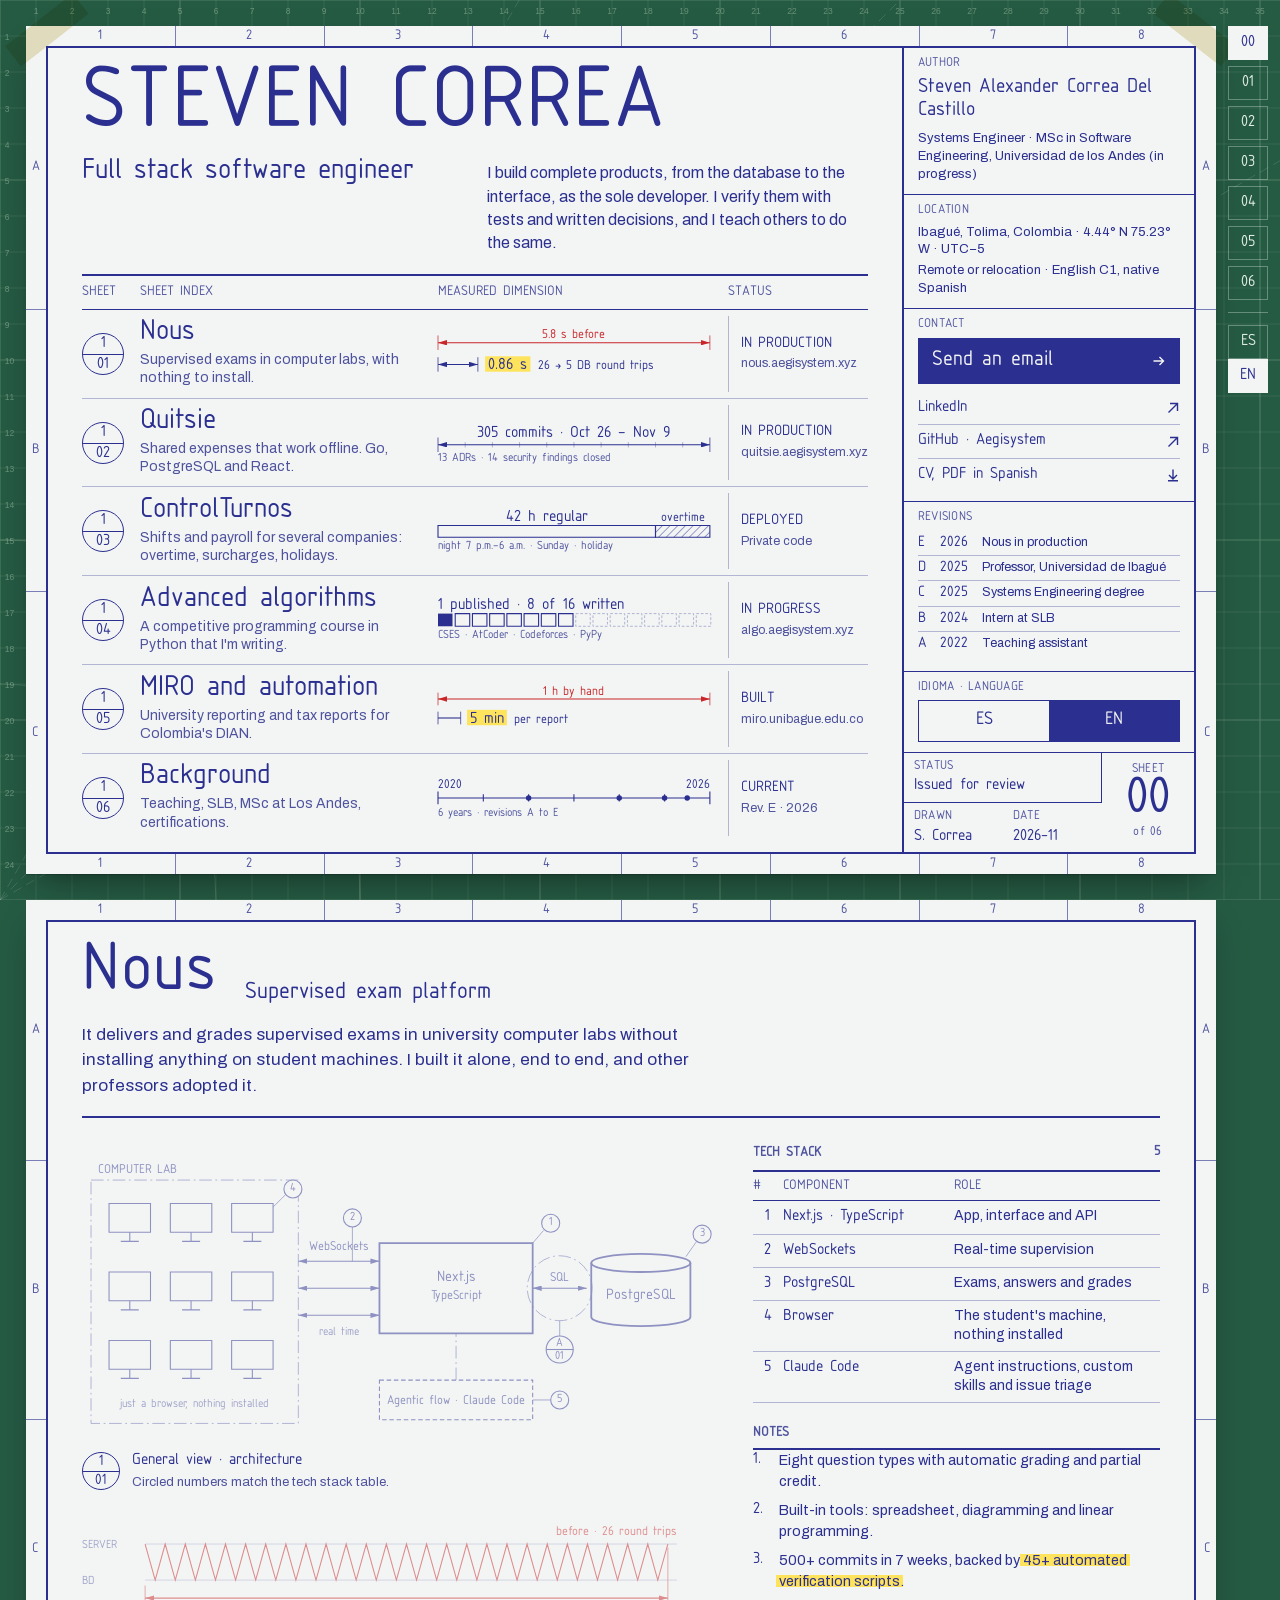
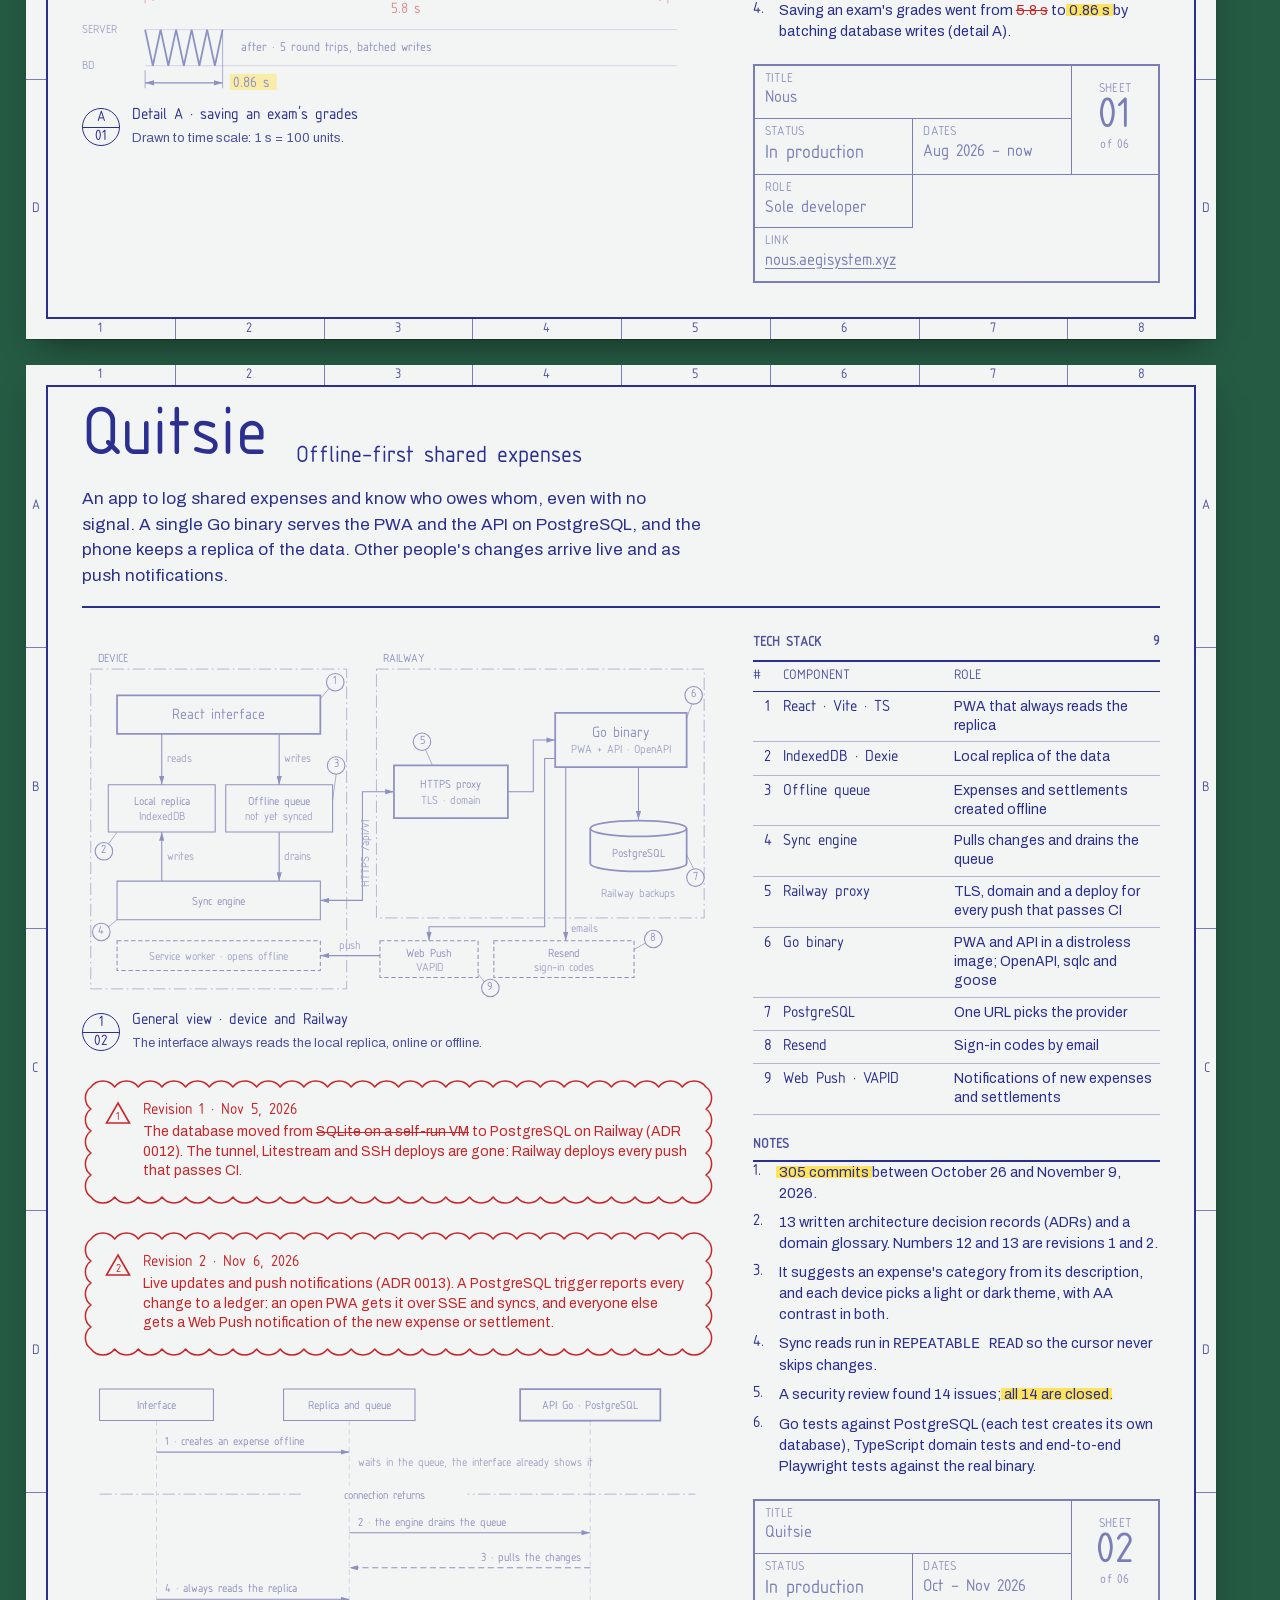
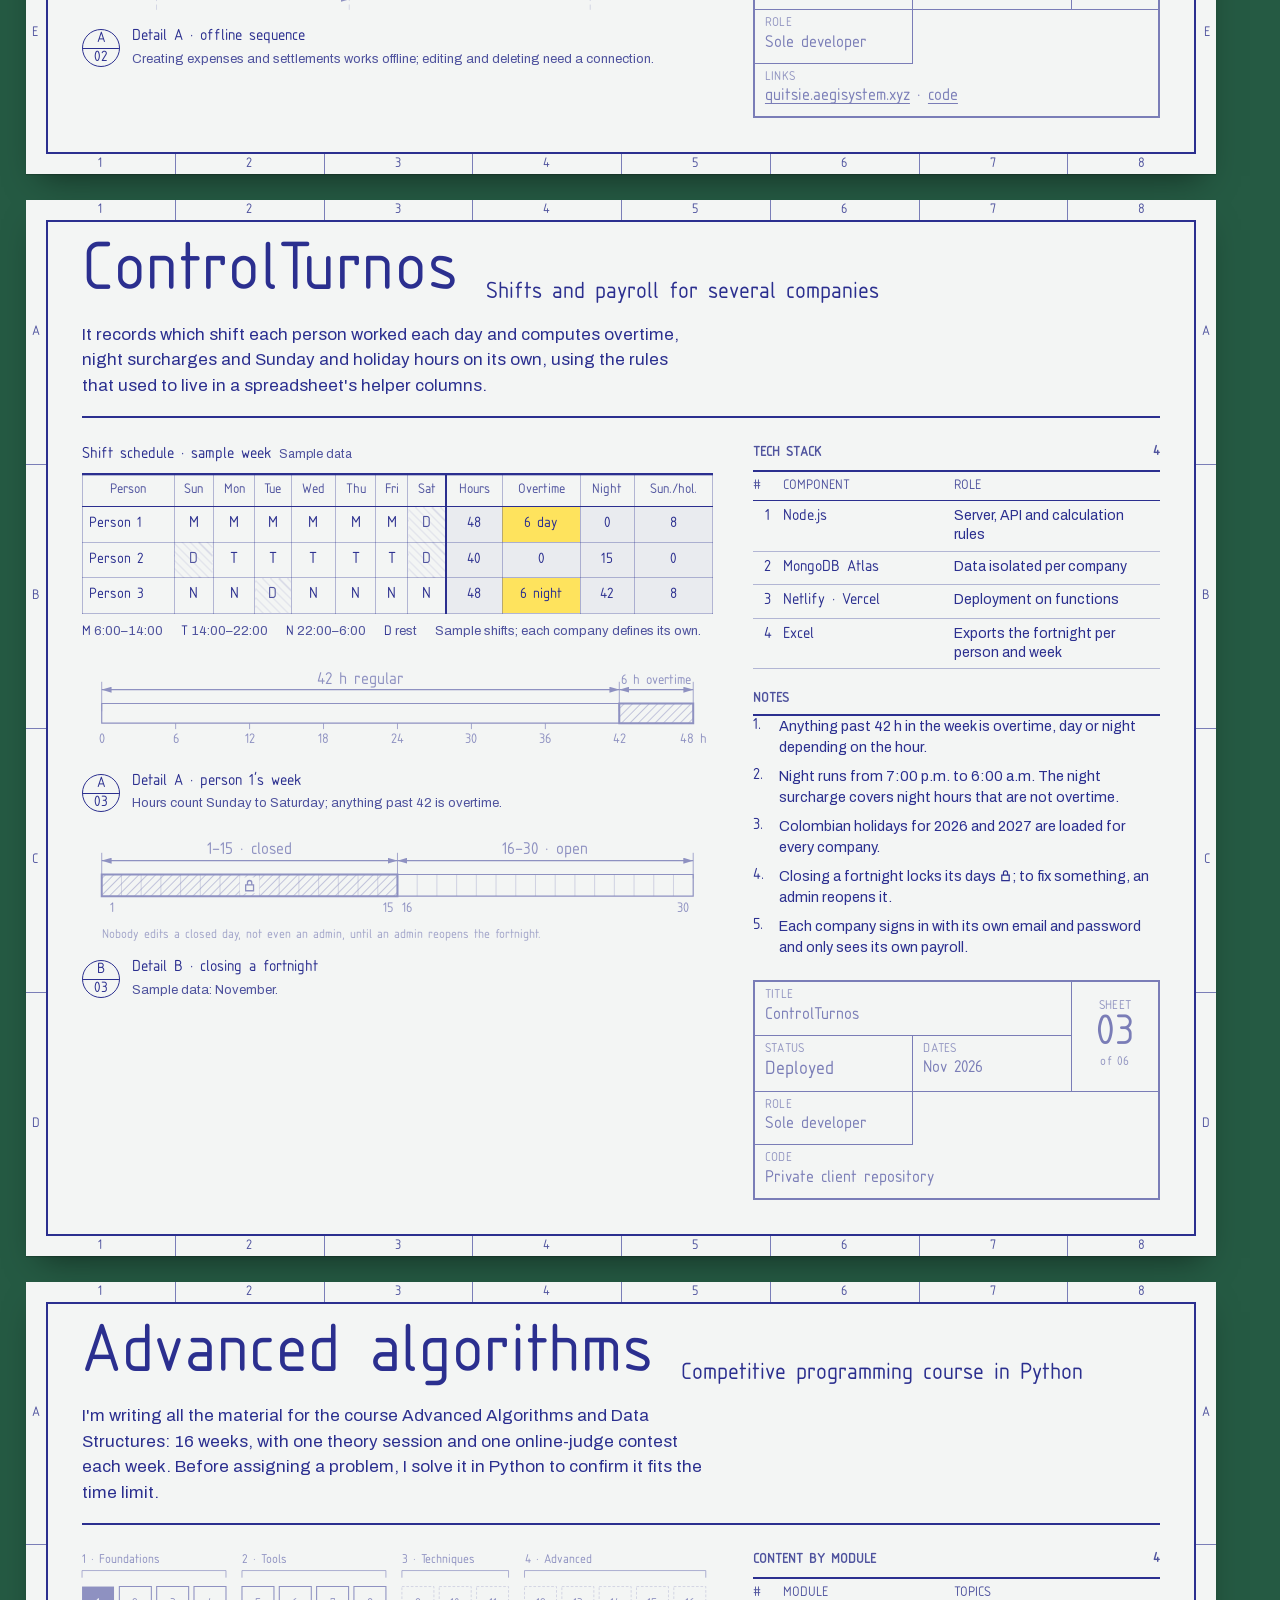
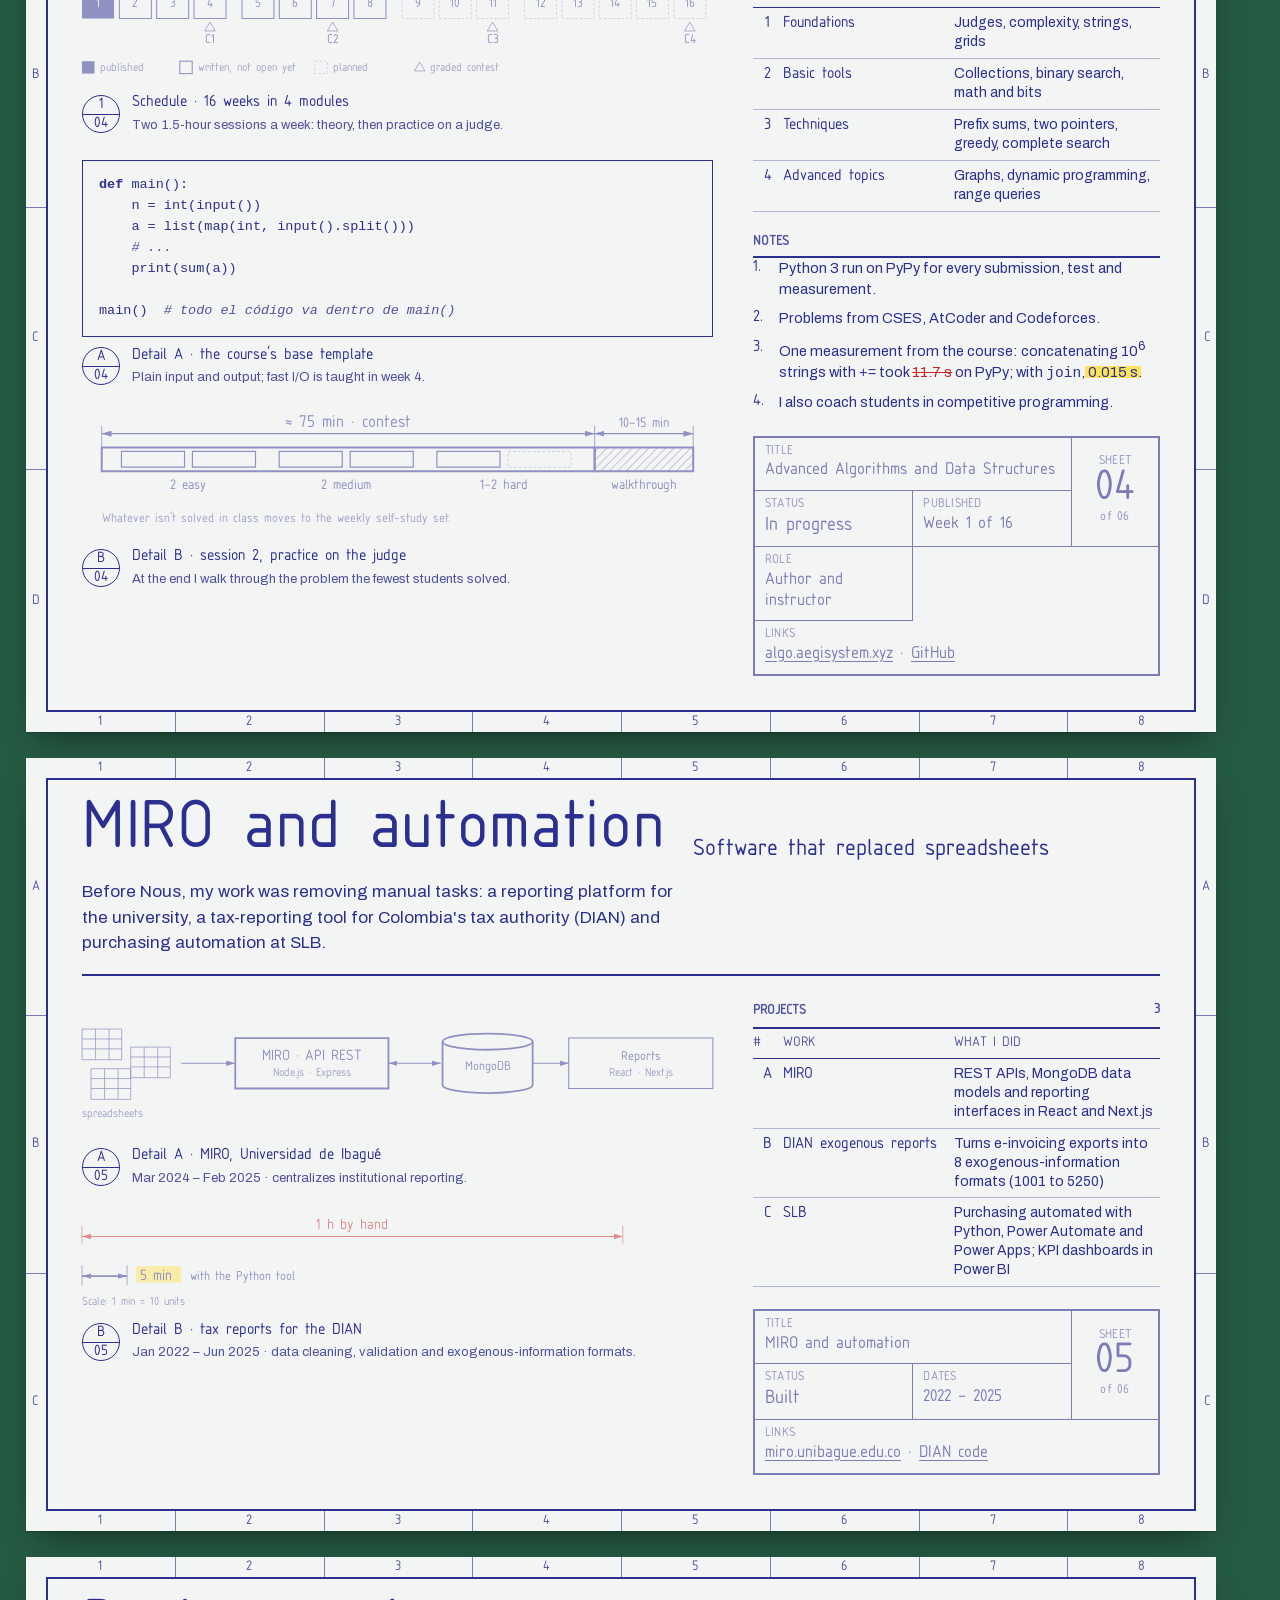
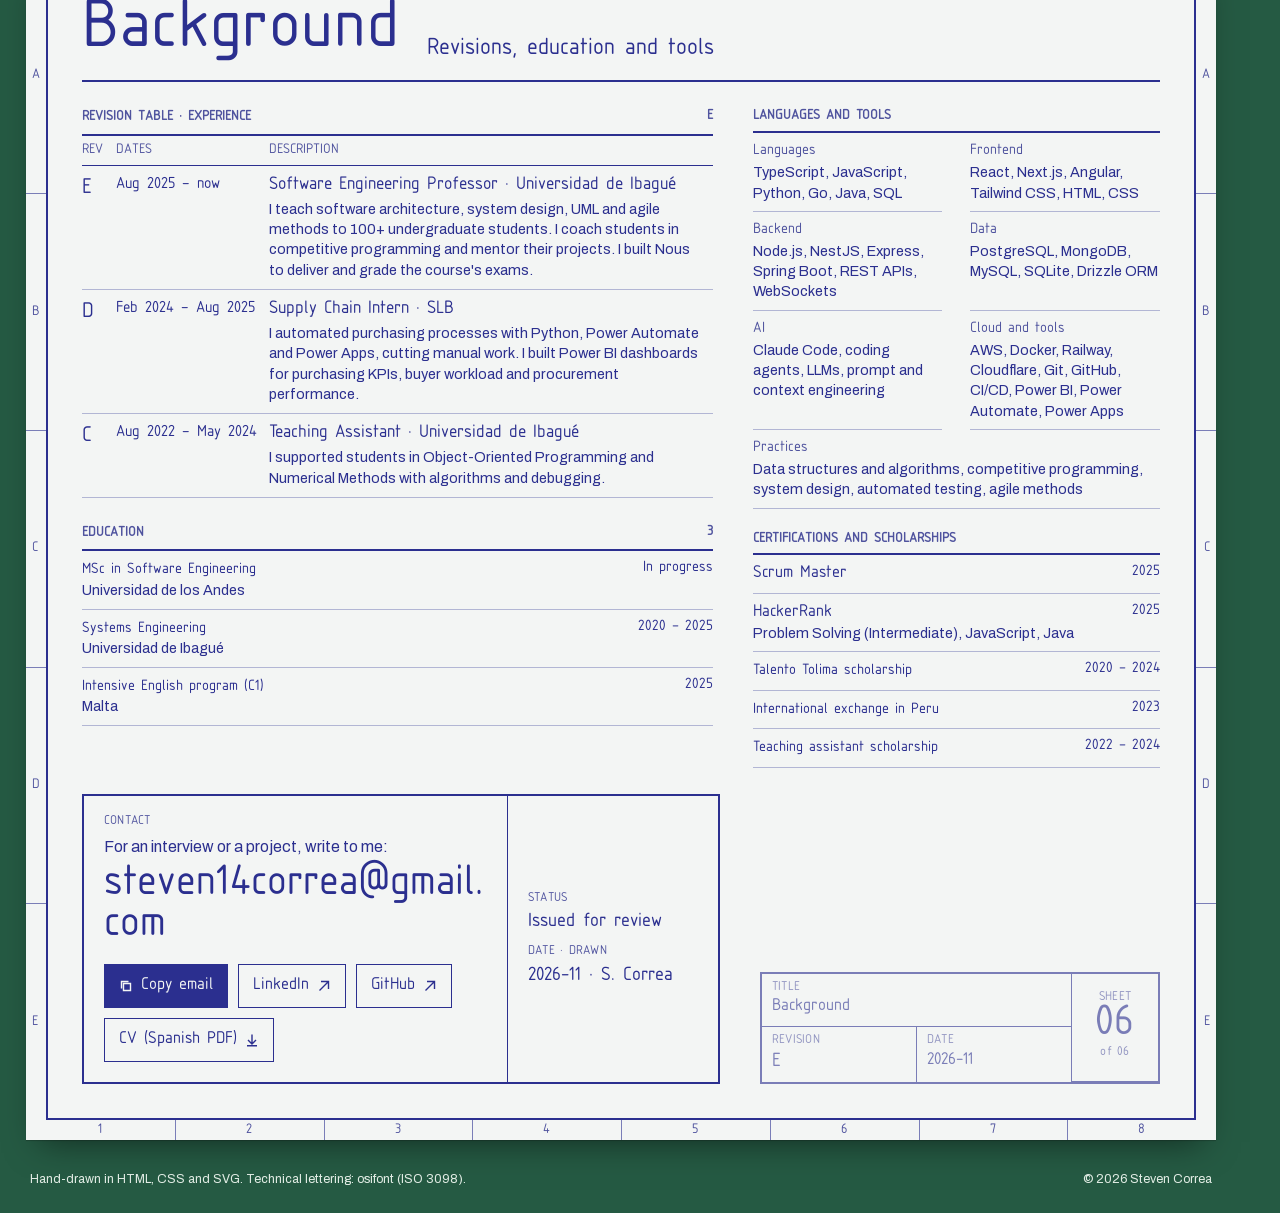
<file: index.html>
<!doctype html>
<html lang="es">
<head>
<meta charset="utf-8">
<meta name="viewport" content="width=device-width, initial-scale=1">
<title>Steven Correa · Ingeniero de software full stack</title>
<meta name="description" content="Portafolio de Steven Correa, ingeniero de software full stack en Ibagué, Colombia: Nous, Quitsie, ControlTurnos y un curso de programación competitiva, con cifras medidas.">
<meta name="theme-color" content="#255a43">
<meta property="og:type" content="website">
<meta property="og:title" content="Steven Correa · Ingeniero de software full stack">
<meta property="og:description" content="Productos completos construidos como único desarrollador, con cifras medidas. Ibagué, Colombia · remoto o reubicación.">
<link rel="alternate" hreflang="es" href="?lang=es">
<link rel="alternate" hreflang="en" href="?lang=en">
<link rel="icon" href="assets/favicon.svg" type="image/svg+xml">
<link rel="preload" href="assets/fonts/osifont.woff" as="font" type="font/woff" crossorigin>
<link rel="preload" href="assets/fonts/archivo.woff2" as="font" type="font/woff2" crossorigin>
<script>
(function () {
  var q = new URLSearchParams(location.search).get("lang");
  var l = q === "en" || q === "es" ? q : ((navigator.language || "es").toLowerCase().indexOf("es") === 0 ? "es" : "en");
  var d = document.documentElement;
  d.lang = l;
  d.className = "js";
  if (l === "en") {
    document.title = "Steven Correa · Full stack software engineer";
    document.querySelector('meta[name="description"]').setAttribute("content", "Portfolio of Steven Correa, full stack software engineer in Ibagué, Colombia: Nous, Quitsie, ControlTurnos and a competitive programming course, with measured numbers.");
  }
})();
</script>
<link rel="stylesheet" href="assets/css/planos.css">
</head>
<body>
<a class="skip" href="#h00"><span lang="es">Ir al contenido</span><span lang="en">Skip to content</span></a>

<svg width="0" height="0" style="position:absolute" aria-hidden="true" focusable="false">
  <defs>
    <marker id="arr" viewBox="0 0 10 6" refX="10" refY="3" markerWidth="10" markerHeight="6" markerUnits="userSpaceOnUse" orient="auto-start-reverse"><path d="M0 0L10 3L0 6z" fill="#2b2f8f"/></marker>
    <marker id="arr-r" viewBox="0 0 10 6" refX="10" refY="3" markerWidth="10" markerHeight="6" markerUnits="userSpaceOnUse" orient="auto-start-reverse"><path d="M0 0L10 3L0 6z" fill="#c9262a"/></marker>
    <pattern id="hatch" width="6" height="6" patternUnits="userSpaceOnUse" patternTransform="rotate(45)"><line x1="0" y1="0" x2="0" y2="6" stroke="#2b2f8f" stroke-width="1"/></pattern>
    <symbol id="i-ext" viewBox="0 0 14 14"><path d="M4 2.5h7.5V10M11.5 2.5 2.5 11.5" fill="none" stroke="currentColor" stroke-width="1.4"/></symbol>
    <symbol id="i-down" viewBox="0 0 14 14"><path d="M7 1.5v9M3 7l4 4 4-4M2 12.8h10" fill="none" stroke="currentColor" stroke-width="1.4"/></symbol>
    <symbol id="i-right" viewBox="0 0 14 14"><path d="M1.5 7h10M7.5 3l4 4-4 4" fill="none" stroke="currentColor" stroke-width="1.4"/></symbol>
    <symbol id="i-copy" viewBox="0 0 14 14"><path d="M4.5 4.5h7v7h-7zM2.5 9.5v-7h7" fill="none" stroke="currentColor" stroke-width="1.4"/></symbol>
    <symbol id="i-delta" viewBox="0 0 26 24"><path d="M13 2 24.5 22h-23z" fill="none" stroke="currentColor" stroke-width="1.6"/><text x="13" y="18.5" text-anchor="middle" font-family="Osifont, sans-serif" font-size="11" fill="currentColor">1</text></symbol>
    <symbol id="i-delta2" viewBox="0 0 26 24"><path d="M13 2 24.5 22h-23z" fill="none" stroke="currentColor" stroke-width="1.6"/><text x="13" y="18.5" text-anchor="middle" font-family="Osifont, sans-serif" font-size="11" fill="currentColor">2</text></symbol>
    <symbol id="i-lock" viewBox="0 0 14 14"><path d="M3 6.5h8v6H3zM4.8 6.5V4.3a2.2 2.2 0 0 1 4.4 0v2.2" fill="none" stroke="currentColor" stroke-width="1.3"/></symbol>
  </defs>
</svg>

<nav class="rail" aria-label="Hojas del portafolio">
  <a href="#h00" aria-current="true"><span class="sr-only" lang="es">Hoja </span><span class="sr-only" lang="en">Sheet </span>00</a>
  <a href="#h01"><span class="sr-only" lang="es">Hoja </span><span class="sr-only" lang="en">Sheet </span>01</a>
  <a href="#h02"><span class="sr-only" lang="es">Hoja </span><span class="sr-only" lang="en">Sheet </span>02</a>
  <a href="#h03"><span class="sr-only" lang="es">Hoja </span><span class="sr-only" lang="en">Sheet </span>03</a>
  <a href="#h04"><span class="sr-only" lang="es">Hoja </span><span class="sr-only" lang="en">Sheet </span>04</a>
  <a href="#h05"><span class="sr-only" lang="es">Hoja </span><span class="sr-only" lang="en">Sheet </span>05</a>
  <a href="#h06"><span class="sr-only" lang="es">Hoja </span><span class="sr-only" lang="en">Sheet </span>06</a>
  <hr>
  <span class="rail-lang" role="group" aria-label="Idioma / Language">
    <a href="?lang=es" data-set-lang="es" hreflang="es" lang="" aria-pressed="false">ES</a>
    <a href="?lang=en" data-set-lang="en" hreflang="en" lang="" aria-pressed="false">EN</a>
  </span>
</nav>

<main>

<!-- ============ HOJA 00 · PORTADA ============ -->
<article class="sheet sheet-0" id="h00" data-sheet="00" aria-labelledby="t00">
  <i class="tape tape-l" aria-hidden="true"></i><i class="tape tape-r" aria-hidden="true"></i>
  <div class="frame">
    <section class="cover-main">
      <h1 class="cover-name" id="t00">STEVEN CORREA</h1>
      <div class="role-line">
        <p class="role"><span lang="es">Ingeniero de software full stack</span><span lang="en">Full stack software engineer</span></p>
        <p lang="es">Construyo productos completos, de la base de datos a la interfaz, como único desarrollador. Los verifico con pruebas y decisiones escritas, y enseño a hacerlo.</p>
        <p lang="en">I build complete products, from the database to the interface, as the sole developer. I verify them with tests and written decisions, and I teach others to do the same.</p>
      </div>
      <div class="quick-contact">
        <a class="cta" href="mailto:steven14correa@gmail.com"><span lang="es">Escribir un correo</span><span lang="en">Send an email</span><svg aria-hidden="true"><use href="#i-right"/></svg></a>
        <a class="btn" href="assets/cv/CV_Steven_Correa_ES.pdf" download><span lang="es">CV en PDF</span><span lang="en">CV (Spanish PDF)</span> <svg aria-hidden="true"><use href="#i-down"/></svg></a>
      </div>

      <nav class="index" aria-labelledby="idx-t">
        <div class="index-head" aria-hidden="true">
          <span lang="es">HOJA</span><span lang="en">SHEET</span>
          <span id="idx-t"><span lang="es">ÍNDICE DE HOJAS</span><span lang="en">SHEET INDEX</span></span>
          <span lang="es">COTA MEDIDA</span><span lang="en">MEASURED DIMENSION</span>
          <span lang="es">ESTADO</span><span lang="en">STATUS</span>
        </div>
        <span class="sr-only" id="idx-t-sr"></span>
        <ol>
          <li><a class="index-row" href="#h01">
            <span class="bubble" aria-hidden="true"><i>1</i>01</span>
            <span class="ident"><span class="name">Nous</span><span class="desc"><span lang="es">Exámenes supervisados en salas de cómputo, sin instalar nada.</span><span lang="en">Supervised exams in computer labs, with nothing to install.</span></span></span>
            <svg class="dw" viewBox="0 0 320 52" role="img" aria-label="5.8 s → 0.86 s">
              <line class="ln red pl" x1="0" y1="14" x2="300" y2="14" marker-start="url(#arr-r)" marker-end="url(#arr-r)"/>
              <line class="ln red thin pl" x1="0" y1="6" x2="0" y2="22"/><line class="ln red thin pl" x1="300" y1="6" x2="300" y2="22"/>
              <text class="t-red" x="150" y="9" text-anchor="middle"><tspan lang="es">5.8 s antes</tspan><tspan lang="en">5.8 s before</tspan></text>
              <line class="ln pl" x1="0" y1="38" x2="44" y2="38" marker-start="url(#arr)" marker-end="url(#arr)"/>
              <line class="ln thin pl" x1="0" y1="30" x2="0" y2="46"/><line class="ln thin pl" x1="44" y1="30" x2="44" y2="46"/>
              <rect class="hl-r" x="52" y="29" width="50" height="17"/>
              <text class="t-l" x="55" y="43">0.86 s</text>
              <text x="110" y="43"><tspan lang="es">26 → 5 viajes a la BD</tspan><tspan lang="en">26 → 5 DB round trips</tspan></text>
            </svg>
            <span class="status"><span lang="es">EN PRODUCCIÓN</span><span lang="en">IN PRODUCTION</span><small>nous.aegisystem.xyz</small></span>
          </a></li>
          <li><a class="index-row" href="#h02">
            <span class="bubble" aria-hidden="true"><i>1</i>02</span>
            <span class="ident"><span class="name">Quitsie</span><span class="desc"><span lang="es">Gastos compartidos que funcionan sin conexión. Go, PostgreSQL y React.</span><span lang="en">Shared expenses that work offline. Go, PostgreSQL and React.</span></span></span>
            <svg class="dw" viewBox="0 0 320 44" role="img" aria-label="305 commits">
              <line class="ln pl" x1="0" y1="24" x2="300" y2="24" marker-start="url(#arr)" marker-end="url(#arr)"/>
              <line class="ln thin pl" x1="0" y1="16" x2="0" y2="32"/><line class="ln thin pl" x1="300" y1="16" x2="300" y2="32"/>
              <g class="faint"><line x1="30" y1="21" x2="30" y2="27"/><line x1="60" y1="21" x2="60" y2="27"/><line x1="90" y1="21" x2="90" y2="27"/><line x1="120" y1="21" x2="120" y2="27"/><line x1="150" y1="21" x2="150" y2="27"/><line x1="180" y1="21" x2="180" y2="27"/><line x1="210" y1="21" x2="210" y2="27"/><line x1="240" y1="21" x2="240" y2="27"/><line x1="270" y1="21" x2="270" y2="27"/></g>
              <text class="t-l" x="150" y="15" text-anchor="middle"><tspan lang="es">305 commits · 26 oct – 9 nov</tspan><tspan lang="en">305 commits · Oct 26 – Nov 9</tspan></text>
              <text class="t-s" x="0" y="42"><tspan lang="es">13 ADR · 14 hallazgos de seguridad cerrados</tspan><tspan lang="en">13 ADRs · 14 security findings closed</tspan></text>
            </svg>
            <span class="status"><span lang="es">EN PRODUCCIÓN</span><span lang="en">IN PRODUCTION</span><small>quitsie.aegisystem.xyz</small></span>
          </a></li>
          <li><a class="index-row" href="#h03">
            <span class="bubble" aria-hidden="true"><i>1</i>03</span>
            <span class="ident"><span class="name">ControlTurnos</span><span class="desc"><span lang="es">Turnos y nómina para varias empresas: extras, recargos y festivos.</span><span lang="en">Shifts and payroll for several companies: overtime, surcharges, holidays.</span></span></span>
            <svg class="dw" viewBox="0 0 320 44" role="img" aria-label="42 h">
              <rect class="ln pl" x="0" y="16" width="240" height="13"/>
              <rect class="hatch" x="240" y="16" width="60" height="13"/><rect class="ln pl" x="240" y="16" width="60" height="13"/>
              <text class="t-l" x="120" y="11" text-anchor="middle"><tspan lang="es">42 h ordinarias</tspan><tspan lang="en">42 h regular</tspan></text>
              <text x="270" y="11" text-anchor="middle"><tspan lang="es">extra</tspan><tspan lang="en">overtime</tspan></text>
              <text class="t-s" x="0" y="42"><tspan lang="es">nocturno 7 p.m.–6 a.m. · dominical · festivo</tspan><tspan lang="en">night 7 p.m.–6 a.m. · Sunday · holiday</tspan></text>
            </svg>
            <span class="status"><span lang="es">DESPLEGADO</span><span lang="en">DEPLOYED</span><small><span lang="es">Código privado</span><span lang="en">Private code</span></small></span>
          </a></li>
          <li><a class="index-row" href="#h04">
            <span class="bubble" aria-hidden="true"><i>1</i>04</span>
            <span class="ident"><span class="name"><span lang="es">Algoritmia avanzada</span><span lang="en">Advanced algorithms</span></span><span class="desc"><span lang="es">Curso de programación competitiva en Python que estoy escribiendo.</span><span lang="en">A competitive programming course in Python that I'm writing.</span></span></span>
            <svg class="dw" viewBox="0 0 320 44" role="img" aria-label="1 / 16 · 8 / 16">
              <rect class="fill-ink" x="0" y="15" width="16" height="14"/>
              <rect class="ln pl" x="19" y="15" width="16" height="14"/><rect class="ln pl" x="38" y="15" width="16" height="14"/><rect class="ln pl" x="57" y="15" width="16" height="14"/><rect class="ln pl" x="76" y="15" width="16" height="14"/><rect class="ln pl" x="95" y="15" width="16" height="14"/><rect class="ln pl" x="114" y="15" width="16" height="14"/><rect class="ln pl" x="133" y="15" width="16" height="14"/>
              <g class="faint" stroke-dasharray="3 2"><rect x="152" y="15" width="16" height="14"/><rect x="171" y="15" width="16" height="14"/><rect x="190" y="15" width="16" height="14"/><rect x="209" y="15" width="16" height="14"/><rect x="228" y="15" width="16" height="14"/><rect x="247" y="15" width="16" height="14"/><rect x="266" y="15" width="16" height="14"/><rect x="285" y="15" width="16" height="14"/></g>
              <text class="t-l" x="0" y="10"><tspan lang="es">1 publicada · 8 de 16 escritas</tspan><tspan lang="en">1 published · 8 of 16 written</tspan></text>
              <text class="t-s" x="0" y="42">CSES · AtCoder · Codeforces · PyPy</text>
            </svg>
            <span class="status"><span lang="es">EN PROCESO</span><span lang="en">IN PROGRESS</span><small>algo.aegisystem.xyz</small></span>
          </a></li>
          <li><a class="index-row" href="#h05">
            <span class="bubble" aria-hidden="true"><i>1</i>05</span>
            <span class="ident"><span class="name"><span lang="es">MIRO y automatización</span><span lang="en">MIRO and automation</span></span><span class="desc"><span lang="es">Reportes institucionales y reportes tributarios para la DIAN.</span><span lang="en">University reporting and tax reports for Colombia's DIAN.</span></span></span>
            <svg class="dw" viewBox="0 0 320 44" role="img" aria-label="1 h → 5 min">
              <line class="ln red pl" x1="0" y1="11" x2="300" y2="11" marker-start="url(#arr-r)" marker-end="url(#arr-r)"/>
              <line class="ln red thin pl" x1="0" y1="4" x2="0" y2="18"/><line class="ln red thin pl" x1="300" y1="4" x2="300" y2="18"/>
              <text class="t-red" x="150" y="7" text-anchor="middle"><tspan lang="es">1 h a mano</tspan><tspan lang="en">1 h by hand</tspan></text>
              <line class="ln pl" x1="0" y1="32" x2="25" y2="32"/>
              <line class="ln thin pl" x1="0" y1="25" x2="0" y2="39"/><line class="ln thin pl" x1="25" y1="25" x2="25" y2="39"/>
              <rect class="hl-r" x="32" y="23" width="44" height="17"/>
              <text class="t-l" x="35" y="37">5 min</text>
              <text x="84" y="37"><tspan lang="es">por informe</tspan><tspan lang="en">per report</tspan></text>
            </svg>
            <span class="status"><span lang="es">CONSTRUIDO</span><span lang="en">BUILT</span><small>miro.unibague.edu.co</small></span>
          </a></li>
          <li><a class="index-row" href="#h06">
            <span class="bubble" aria-hidden="true"><i>1</i>06</span>
            <span class="ident"><span class="name"><span lang="es">Trayectoria</span><span lang="en">Background</span></span><span class="desc"><span lang="es">Docencia, SLB, maestría en Los Andes, certificaciones.</span><span lang="en">Teaching, SLB, MSc at Los Andes, certifications.</span></span></span>
            <svg class="dw" viewBox="0 0 320 44" role="img" aria-label="2020 – 2026">
              <line class="ln pl" x1="0" y1="22" x2="300" y2="22"/>
              <g class="ln"><line x1="0" y1="15" x2="0" y2="29"/><line x1="50" y1="18" x2="50" y2="26"/><line x1="100" y1="18" x2="100" y2="26"/><line x1="150" y1="18" x2="150" y2="26"/><line x1="200" y1="18" x2="200" y2="26"/><line x1="250" y1="18" x2="250" y2="26"/><line x1="300" y1="15" x2="300" y2="29"/></g>
              <circle class="fill-ink" cx="100" cy="22" r="3"/><circle class="fill-ink" cx="200" cy="22" r="3"/><circle class="fill-ink" cx="250" cy="22" r="3"/><circle class="fill-ink" cx="275" cy="22" r="3"/>
              <text x="0" y="11">2020</text><text x="300" y="11" text-anchor="end">2026</text>
              <text class="t-s" x="0" y="42"><tspan lang="es">6 años · revisiones A a E</tspan><tspan lang="en">6 years · revisions A to E</tspan></text>
            </svg>
            <span class="status"><span lang="es">VIGENTE</span><span lang="en">CURRENT</span><small>Rev. E · 2026</small></span>
          </a></li>
        </ol>
      </nav>
    </section>

    <aside class="tb" aria-label="Rótulo / Title block">
      <div class="cell">
        <span class="cell-label"><span lang="es">AUTOR</span><span lang="en">AUTHOR</span></span>
        <p class="val">Steven Alexander Correa Del Castillo</p>
        <p style="margin-top:6px"><span lang="es">Ingeniero de Sistemas · Maestría en Ingeniería de Software, Uniandes (en curso)</span><span lang="en">Systems Engineer · MSc in Software Engineering, Universidad de los Andes (in progress)</span></p>
      </div>
      <div class="cell">
        <span class="cell-label"><span lang="es">UBICACIÓN</span><span lang="en">LOCATION</span></span>
        <p><span lang="es">Ibagué, Tolima, Colombia · 4.44° N 75.23° O · UTC−5</span><span lang="en">Ibagué, Tolima, Colombia · 4.44° N 75.23° W · UTC−5</span></p>
        <p><span lang="es">Remoto o reubicación · Inglés C1, español nativo</span><span lang="en">Remote or relocation · English C1, native Spanish</span></p>
      </div>
      <div class="cell">
        <span class="cell-label"><span lang="es">CONTACTO</span><span lang="en">CONTACT</span></span>
        <a class="cta" href="mailto:steven14correa@gmail.com"><span lang="es">Escribir un correo</span><span lang="en">Send an email</span><svg aria-hidden="true"><use href="#i-right"/></svg></a>
        <div class="links">
          <a href="https://www.linkedin.com/in/Stev-Corr" rel="noopener" target="_blank">LinkedIn <svg aria-hidden="true"><use href="#i-ext"/></svg></a>
          <a href="https://github.com/Aegisystem" rel="noopener" target="_blank">GitHub · Aegisystem <svg aria-hidden="true"><use href="#i-ext"/></svg></a>
          <a href="assets/cv/CV_Steven_Correa_ES.pdf" download><span lang="es">CV en PDF</span><span lang="en">CV, PDF in Spanish</span> <svg aria-hidden="true"><use href="#i-down"/></svg></a>
        </div>
      </div>
      <div class="cell grow">
        <span class="cell-label"><span lang="es">REVISIONES</span><span lang="en">REVISIONS</span></span>
        <table class="revs">
          <tr><td>E</td><td>2026</td><td><span lang="es">Nous en producción</span><span lang="en">Nous in production</span></td></tr>
          <tr><td>D</td><td>2025</td><td><span lang="es">Profesor, Universidad de Ibagué</span><span lang="en">Professor, Universidad de Ibagué</span></td></tr>
          <tr><td>C</td><td>2025</td><td><span lang="es">Ingeniero de Sistemas</span><span lang="en">Systems Engineering degree</span></td></tr>
          <tr><td>B</td><td>2024</td><td><span lang="es">Practicante en SLB</span><span lang="en">Intern at SLB</span></td></tr>
          <tr><td>A</td><td>2022</td><td><span lang="es">Monitor académico</span><span lang="en">Teaching assistant</span></td></tr>
        </table>
      </div>
      <div class="cell">
        <span class="cell-label" id="lang-l">IDIOMA · LANGUAGE</span>
        <div class="lang-switch" role="group" aria-labelledby="lang-l">
          <a href="?lang=es" data-set-lang="es" hreflang="es" lang="" aria-pressed="false">ES</a>
          <a href="?lang=en" data-set-lang="en" hreflang="en" lang="" aria-pressed="false">EN</a>
        </div>
      </div>
      <div class="cell meta">
        <div style="grid-column: 1 / 3"><span class="cell-label"><span lang="es">ESTADO</span><span lang="en">STATUS</span></span><span class="v"><span lang="es">Emitido para revisión</span><span lang="en">Issued for review</span></span></div>
        <div class="sheet-no"><span class="cell-label"><span lang="es">HOJA</span><span lang="en">SHEET</span></span><span class="v">00</span><span class="cell-label"><span lang="es">de 06</span><span lang="en">of 06</span></span></div>
        <div class="r2"><span class="cell-label"><span lang="es">DIBUJÓ</span><span lang="en">DRAWN</span></span><span class="v">S. Correa</span></div>
        <div class="r2" style="border-right:0"><span class="cell-label"><span lang="es">FECHA</span><span lang="en">DATE</span></span><span class="v">2026-11</span></div>
      </div>
    </aside>
  </div>
</article>

<!-- ============ HOJA 01 · NOUS ============ -->
<article class="sheet" id="h01" data-sheet="01" aria-labelledby="t01">
  <div class="frame">
    <div class="sheet-body">
      <header class="sheet-head">
        <h2 class="sheet-title" id="t01">Nous</h2>
        <p class="sheet-sub"><span lang="es">Plataforma de exámenes supervisados</span><span lang="en">Supervised exam platform</span></p>
        <p class="lede" lang="es">Aplica y califica exámenes supervisados en salas de cómputo sin instalar nada en los equipos de los estudiantes. La construí solo, de punta a punta, y otros docentes la adoptaron.</p>
        <p class="lede" lang="en">It delivers and grades supervised exams in university computer labs without installing anything on student machines. I built it alone, end to end, and other professors adopted it.</p>
      </header>

      <div class="draw">
        <figure class="view">
          <div class="pan"><svg class="dw" viewBox="0 0 700 330" role="img" aria-labelledby="v01a">
            <title id="v01a">Navegadores de la sala conectados por WebSockets a un servidor Next.js que guarda en PostgreSQL / Lab browsers connected over WebSockets to a Next.js server that stores in PostgreSQL</title>
            <rect class="ctr pl" x="10" y="40" width="230" height="270"/>
            <text x="18" y="32"><tspan lang="es">SALA DE CÓMPUTO</tspan><tspan lang="en">COMPUTER LAB</tspan></text>
            <g class="ln">
              <rect class="pl" x="30" y="66" width="46" height="32"/><path class="pl" d="M53 98v10M43 108h20"/>
              <rect class="pl" x="98" y="66" width="46" height="32"/><path class="pl" d="M121 98v10M111 108h20"/>
              <rect class="pl" x="166" y="66" width="46" height="32"/><path class="pl" d="M189 98v10M179 108h20"/>
              <rect class="pl" x="30" y="142" width="46" height="32"/><path class="pl" d="M53 174v10M43 184h20"/>
              <rect class="pl" x="98" y="142" width="46" height="32"/><path class="pl" d="M121 174v10M111 184h20"/>
              <rect class="pl" x="166" y="142" width="46" height="32"/><path class="pl" d="M189 174v10M179 184h20"/>
              <rect class="pl" x="30" y="218" width="46" height="32"/><path class="pl" d="M53 250v10M43 260h20"/>
              <rect class="pl" x="98" y="218" width="46" height="32"/><path class="pl" d="M121 250v10M111 260h20"/>
              <rect class="pl" x="166" y="218" width="46" height="32"/><path class="pl" d="M189 250v10M179 260h20"/>
            </g>
            <text class="t-s" x="125" y="292" text-anchor="middle"><tspan lang="es">solo un navegador, nada instalado</tspan><tspan lang="en">just a browser, nothing installed</tspan></text>

            <line class="ln pl" x1="240" y1="130" x2="330" y2="130" marker-start="url(#arr)" marker-end="url(#arr)"/>
            <line class="ln pl" x1="240" y1="160" x2="330" y2="160" marker-start="url(#arr)" marker-end="url(#arr)"/>
            <line class="ln pl" x1="240" y1="190" x2="330" y2="190" marker-start="url(#arr)" marker-end="url(#arr)"/>
            <text x="285" y="118" text-anchor="middle">WebSockets</text>
            <text class="t-s" x="285" y="212" text-anchor="middle"><tspan lang="es">tiempo real</tspan><tspan lang="en">real time</tspan></text>

            <rect class="bx thick pl" x="330" y="110" width="170" height="100"/>
            <text class="t-l" x="415" y="152" text-anchor="middle">Next.js</text>
            <text x="415" y="172" text-anchor="middle">TypeScript</text>

            <line class="ln pl" x1="500" y1="160" x2="560" y2="160" marker-start="url(#arr)" marker-end="url(#arr)"/>
            <text x="530" y="152" text-anchor="middle">SQL</text>
            <circle class="ctr pl" cx="530" cy="160" r="36"/>
            <g transform="translate(530 228)"><circle class="ln" r="15" fill="#f3f5f4"/><line class="ln" x1="-15" y1="0" x2="15" y2="0"/><text y="-4" text-anchor="middle" style="font-size:12px">A</text><text y="11" text-anchor="middle" style="font-size:12px">01</text></g>
            <line class="ln thin" x1="530" y1="196" x2="530" y2="213"/>

            <path class="ln thick pl" d="M565 132v60a55 10 0 0 0 110 0v-60"/>
            <ellipse class="ln thick pl" cx="620" cy="132" rx="55" ry="10"/>
            <text class="t-l" x="620" y="172" text-anchor="middle">PostgreSQL</text>

            <rect class="bx pl" x="330" y="262" width="170" height="44" stroke-dasharray="5 3"/>
            <text x="415" y="289" text-anchor="middle"><tspan lang="es">Flujo agéntico · Claude Code</tspan><tspan lang="en">Agentic flow · Claude Code</tspan></text>
            <line class="ctr" x1="415" y1="262" x2="415" y2="210"/>

            <g class="balloon" data-item="4" tabindex="0"><line class="ln thin" x1="212" y1="70" x2="226" y2="56"/><circle cx="234" cy="50" r="10"/><text x="234" y="50">4</text></g>
            <g class="balloon" data-item="2" tabindex="0"><line class="ln thin" x1="300" y1="130" x2="300" y2="92"/><circle cx="300" cy="82" r="10"/><text x="300" y="82">2</text></g>
            <g class="balloon" data-item="1" tabindex="0"><line class="ln thin" x1="500" y1="110" x2="512" y2="96"/><circle cx="520" cy="88" r="10"/><text x="520" y="88">1</text></g>
            <g class="balloon" data-item="3" tabindex="0"><line class="ln thin" x1="670" y1="125" x2="682" y2="108"/><circle cx="688" cy="100" r="10"/><text x="688" y="100">3</text></g>
            <g class="balloon" data-item="5" tabindex="0"><line class="ln thin" x1="500" y1="284" x2="520" y2="284"/><circle cx="530" cy="284" r="10"/><text x="530" y="284">5</text></g>
          </svg></div>
          <figcaption><span class="bubble" aria-hidden="true"><i>1</i>01</span><span><span lang="es">Vista general · arquitectura</span><span lang="en">General view · architecture</span><small><span lang="es">Los números en círculo corresponden a la tabla de tecnologías.</span><span lang="en">Circled numbers match the tech stack table.</span></small></span></figcaption>
        </figure>

        <figure class="view">
          <div class="pan"><svg class="dw" viewBox="0 0 700 200" role="img" aria-labelledby="v01b">
            <title id="v01b">Antes: 26 viajes a la base de datos en 5.8 s. Después: 5 viajes en 0.86 s / Before: 26 database round trips in 5.8 s. After: 5 round trips in 0.86 s</title>
            <text class="t-s" x="0" y="34"><tspan lang="es">SERV.</tspan><tspan lang="en">SERVER</tspan></text><text class="t-s" x="0" y="74">BD</text>
            <line class="faint" x1="70" y1="30" x2="660" y2="30"/><line class="faint" x1="70" y1="70" x2="660" y2="70"/>
            <path class="ln red pl" d="M70 30 L81.2 70 L92.3 30 L103.5 70 L114.6 30 L125.8 70 L136.9 30 L148.1 70 L159.2 30 L170.4 70 L181.5 30 L192.7 70 L203.8 30 L215.0 70 L226.2 30 L237.3 70 L248.5 30 L259.6 70 L270.8 30 L281.9 70 L293.1 30 L304.2 70 L315.4 30 L326.5 70 L337.7 30 L348.8 70 L360.0 30 L371.2 70 L382.3 30 L393.5 70 L404.6 30 L415.8 70 L426.9 30 L438.1 70 L449.2 30 L460.4 70 L471.5 30 L482.7 70 L493.8 30 L505.0 70 L516.2 30 L527.3 70 L538.5 30 L549.6 70 L560.8 30 L571.9 70 L583.1 30 L594.2 70 L605.4 30 L616.5 70 L627.7 30 L638.8 70 L650.0 30"/>
            <text class="t-red" x="660" y="20" text-anchor="end"><tspan lang="es">antes · 26 viajes</tspan><tspan lang="en">before · 26 round trips</tspan></text>
            <line class="ln red pl" x1="70" y1="90" x2="650" y2="90" marker-start="url(#arr-r)" marker-end="url(#arr-r)"/>
            <line class="ln red thin" x1="70" y1="76" x2="70" y2="96"/><line class="ln red thin" x1="650" y1="34" x2="650" y2="96"/>
            <text class="t-red t-l" x="360" y="106" text-anchor="middle">5.8 s</text>

            <text class="t-s" x="0" y="129"><tspan lang="es">SERV.</tspan><tspan lang="en">SERVER</tspan></text><text class="t-s" x="0" y="169">BD</text>
            <line class="faint" x1="70" y1="125" x2="660" y2="125"/><line class="faint" x1="70" y1="165" x2="660" y2="165"/>
            <path class="ln thick pl" d="M70 125 L78.6 165 L87.2 125 L95.8 165 L104.4 125 L113.0 165 L121.6 125 L130.2 165 L138.8 125 L147.4 165 L156.0 125"/>
            <text x="176" y="149"><tspan lang="es">después · 5 viajes, escrituras agrupadas</tspan><tspan lang="en">after · 5 round trips, batched writes</tspan></text>
            <line class="ln pl" x1="70" y1="184" x2="156" y2="184" marker-start="url(#arr)" marker-end="url(#arr)"/>
            <line class="ln thin" x1="70" y1="170" x2="70" y2="190"/><line class="ln thin" x1="156" y1="129" x2="156" y2="190"/>
            <rect class="hl-r" x="164" y="174" width="52" height="18"/>
            <text class="t-l" x="168" y="189">0.86 s</text>
          </svg></div>
          <figcaption><span class="bubble" aria-hidden="true"><i>A</i>01</span><span><span lang="es">Detalle A · guardar las notas de un examen</span><span lang="en">Detail A · saving an exam's grades</span><small><span lang="es">Dibujado a escala de tiempo: 1 s = 100 unidades.</span><span lang="en">Drawn to time scale: 1 s = 100 units.</span></small></span></figcaption>
        </figure>
      </div>

      <div class="side">
        <section>
          <h3 class="block-title"><span><span lang="es">TECNOLOGÍAS</span><span lang="en">TECH STACK</span></span><span>5</span></h3>
          <table class="bom">
            <thead><tr><th>#</th><th><span lang="es">COMPONENTE</span><span lang="en">COMPONENT</span></th><th><span lang="es">FUNCIÓN</span><span lang="en">ROLE</span></th></tr></thead>
            <tbody>
              <tr data-item="1"><td>1</td><td>Next.js · TypeScript</td><td><span lang="es">Aplicación, interfaz y API</span><span lang="en">App, interface and API</span></td></tr>
              <tr data-item="2"><td>2</td><td>WebSockets</td><td><span lang="es">Supervisión en tiempo real</span><span lang="en">Real-time supervision</span></td></tr>
              <tr data-item="3"><td>3</td><td>PostgreSQL</td><td><span lang="es">Exámenes, respuestas y notas</span><span lang="en">Exams, answers and grades</span></td></tr>
              <tr data-item="4"><td>4</td><td><span lang="es">Navegador</span><span lang="en">Browser</span></td><td><span lang="es">El equipo del estudiante, sin instalar nada</span><span lang="en">The student's machine, nothing installed</span></td></tr>
              <tr data-item="5"><td>5</td><td>Claude Code</td><td><span lang="es">Instrucciones para agentes, skills propias y triaje de issues</span><span lang="en">Agent instructions, custom skills and issue triage</span></td></tr>
            </tbody>
          </table>
        </section>
        <section>
          <h3 class="block-title"><span><span lang="es">NOTAS</span><span lang="en">NOTES</span></span></h3>
          <ol class="notes" lang="es">
            <li><span>Ocho tipos de pregunta con calificación automática y puntaje parcial.</span></li>
            <li><span>Herramientas integradas: hoja de cálculo, diagramación y programación lineal.</span></li>
            <li><span>Más de 500 commits en 7 semanas, respaldados por <span class="hl">más de 45 scripts</span> de verificación automatizada.</span></li>
            <li><span>Guardar las notas de un examen pasó de <span class="was">5.8 s</span> a <span class="hl">0.86 s</span> agrupando escrituras a la base de datos (detalle A).</span></li>
          </ol>
          <ol class="notes" lang="en">
            <li><span>Eight question types with automatic grading and partial credit.</span></li>
            <li><span>Built-in tools: spreadsheet, diagramming and linear programming.</span></li>
            <li><span>500+ commits in 7 weeks, backed by <span class="hl">45+ automated verification scripts</span>.</span></li>
            <li><span>Saving an exam's grades went from <span class="was">5.8 s</span> to <span class="hl">0.86 s</span> by batching database writes (detail A).</span></li>
          </ol>
        </section>
        <div class="tbh">
          <div class="wide"><span class="cell-label"><span lang="es">TÍTULO</span><span lang="en">TITLE</span></span><span class="v">Nous</span></div>
          <div class="no"><span class="cell-label"><span lang="es">HOJA</span><span lang="en">SHEET</span></span><span class="v lettering">01</span><span class="cell-label"><span lang="es">de 06</span><span lang="en">of 06</span></span></div>
          <div><span class="cell-label"><span lang="es">ESTADO</span><span lang="en">STATUS</span></span><span class="v status-v"><span lang="es">En producción</span><span lang="en">In production</span></span></div>
          <div><span class="cell-label"><span lang="es">FECHAS</span><span lang="en">DATES</span></span><span class="v"><span lang="es">Ago 2026 – hoy</span><span lang="en">Aug 2026 – now</span></span></div>
          <div><span class="cell-label"><span lang="es">ROL</span><span lang="en">ROLE</span></span><span class="v"><span lang="es">Único desarrollador</span><span lang="en">Sole developer</span></span></div>
          <div class="full last"><span class="cell-label"><span lang="es">ENLACE</span><span lang="en">LINK</span></span><span class="v"><a href="https://nous.aegisystem.xyz" rel="noopener" target="_blank">nous.aegisystem.xyz</a></span></div>
        </div>
      </div>
    </div>
  </div>
</article>

<!-- ============ HOJA 02 · QUITSIE ============ -->
<article class="sheet" id="h02" data-sheet="02" aria-labelledby="t02">
  <div class="frame">
    <div class="sheet-body">
      <header class="sheet-head">
        <h2 class="sheet-title" id="t02">Quitsie</h2>
        <p class="sheet-sub"><span lang="es">Gastos compartidos sin conexión</span><span lang="en">Offline-first shared expenses</span></p>
        <p class="lede" lang="es">Una app para registrar gastos compartidos y saber quién le debe cuánto a quién, aun sin señal. Un solo binario en Go sirve la PWA y la API sobre PostgreSQL, y el teléfono guarda una réplica de los datos. Lo que cambian los demás llega en vivo y con notificaciones push.</p>
        <p class="lede" lang="en">An app to log shared expenses and know who owes whom, even with no signal. A single Go binary serves the PWA and the API on PostgreSQL, and the phone keeps a replica of the data. Other people's changes arrive live and as push notifications.</p>
      </header>

      <div class="draw">
        <figure class="view">
          <div class="pan"><svg class="dw" viewBox="0 0 720 420" role="img" aria-labelledby="v02a">
            <title id="v02a">Dispositivo con réplica local y cola; en Railway, un proxy HTTPS, el binario Go y PostgreSQL; Resend envía los códigos y Web Push lleva las notificaciones al service worker / Device with local replica and queue; on Railway, an HTTPS proxy, the Go binary and PostgreSQL; Resend sends the codes and Web Push carries notifications to the service worker</title>
            <rect class="ctr pl" x="10" y="40" width="292" height="365"/>
            <text x="18" y="32"><tspan lang="es">DISPOSITIVO</tspan><tspan lang="en">DEVICE</tspan></text>
            <rect class="ctr pl" x="336" y="40" width="374" height="284"/>
            <text x="344" y="32">RAILWAY</text>

            <rect class="bx thick pl" x="40" y="70" width="232" height="44"/>
            <text class="t-l" x="156" y="97" text-anchor="middle"><tspan lang="es">Interfaz React</tspan><tspan lang="en">React interface</tspan></text>
            <rect class="bx pl" x="30" y="172" width="122" height="54"/>
            <text x="91" y="195" text-anchor="middle"><tspan lang="es">Réplica local</tspan><tspan lang="en">Local replica</tspan></text><text class="t-s" x="91" y="212" text-anchor="middle">IndexedDB</text>
            <rect class="bx pl" x="164" y="172" width="122" height="54"/>
            <text x="225" y="195" text-anchor="middle"><tspan lang="es">Cola offline</tspan><tspan lang="en">Offline queue</tspan></text><text class="t-s" x="225" y="212" text-anchor="middle"><tspan lang="es">sin sincronizar</tspan><tspan lang="en">not yet synced</tspan></text>
            <rect class="bx pl" x="40" y="282" width="232" height="44"/>
            <text x="156" y="309" text-anchor="middle"><tspan lang="es">Motor de sincronización</tspan><tspan lang="en">Sync engine</tspan></text>
            <rect class="bx pl" x="40" y="350" width="232" height="34" stroke-dasharray="5 3"/>
            <text class="t-s" x="156" y="372" text-anchor="middle"><tspan lang="es">Service worker · abre sin red</tspan><tspan lang="en">Service worker · opens offline</tspan></text>

            <line class="ln pl" x1="91" y1="114" x2="91" y2="172" marker-end="url(#arr)"/><text class="t-s" x="97" y="146"><tspan lang="es">lee</tspan><tspan lang="en">reads</tspan></text>
            <line class="ln pl" x1="225" y1="114" x2="225" y2="172" marker-end="url(#arr)"/><text class="t-s" x="231" y="146"><tspan lang="es">crea</tspan><tspan lang="en">writes</tspan></text>
            <line class="ln pl" x1="91" y1="282" x2="91" y2="226" marker-end="url(#arr)"/><text class="t-s" x="97" y="258"><tspan lang="es">escribe</tspan><tspan lang="en">writes</tspan></text>
            <line class="ln pl" x1="225" y1="226" x2="225" y2="282" marker-end="url(#arr)"/><text class="t-s" x="231" y="258"><tspan lang="es">vacía</tspan><tspan lang="en">drains</tspan></text>

            <rect class="bx thick pl" x="356" y="150" width="130" height="60"/>
            <text x="421" y="176" text-anchor="middle"><tspan lang="es">Proxy HTTPS</tspan><tspan lang="en">HTTPS proxy</tspan></text><text class="t-s" x="421" y="194" text-anchor="middle"><tspan lang="es">TLS · dominio</tspan><tspan lang="en">TLS · domain</tspan></text>
            <rect class="bx thick pl" x="540" y="90" width="150" height="62"/>
            <text class="t-l" x="615" y="117" text-anchor="middle"><tspan lang="es">Binario Go</tspan><tspan lang="en">Go binary</tspan></text><text class="t-s" x="615" y="136" text-anchor="middle">PWA + API · OpenAPI</text>
            <path class="ln thick pl" d="M580 222v40a55 9 0 0 0 110 0v-40"/>
            <ellipse class="ln thick pl" cx="635" cy="222" rx="55" ry="9"/>
            <text x="635" y="254" text-anchor="middle">PostgreSQL</text>
            <text class="t-s" x="635" y="300" text-anchor="middle"><tspan lang="es">respaldos de Railway</tspan><tspan lang="en">Railway backups</tspan></text>
            <rect class="bx pl" x="470" y="350" width="160" height="42" stroke-dasharray="5 3"/>
            <text x="550" y="369" text-anchor="middle">Resend</text><text class="t-s" x="550" y="385" text-anchor="middle"><tspan lang="es">códigos de acceso</tspan><tspan lang="en">sign-in codes</tspan></text>

            <polyline class="ln pl" points="272,304 320,304 320,180 356,180" marker-start="url(#arr)" marker-end="url(#arr)" fill="none"/>
            <text class="t-s" x="328" y="250" transform="rotate(-90 328 250)" text-anchor="middle">HTTPS /api/v1</text>
            <polyline class="ln pl" points="486,180 515,180 515,121 540,121" marker-end="url(#arr)" fill="none"/>
            <line class="ln pl" x1="635" y1="152" x2="635" y2="212" marker-end="url(#arr)"/>
            <line class="ln pl" x1="552" y1="152" x2="552" y2="350" marker-end="url(#arr)"/><text class="t-s" x="558" y="340"><tspan lang="es">correos</tspan><tspan lang="en">emails</tspan></text>
            <rect class="bx pl" x="340" y="350" width="112" height="42" stroke-dasharray="5 3"/>
            <text x="396" y="369" text-anchor="middle">Web Push</text><text class="t-s" x="396" y="385" text-anchor="middle">VAPID</text>
            <polyline class="ln pl" points="540,142 528,142 528,334 396,334 396,350" marker-end="url(#arr)" fill="none"/>
            <line class="ln pl" x1="340" y1="367" x2="272" y2="367" marker-end="url(#arr)"/><text class="t-s" x="306" y="360" text-anchor="middle">push</text>

            <g class="balloon" data-item="1" tabindex="0"><line class="ln thin" x1="272" y1="74" x2="282" y2="62"/><circle cx="289" cy="55" r="10"/><text x="289" y="55">1</text></g>
            <g class="balloon" data-item="2" tabindex="0"><line class="ln thin" x1="40" y1="226" x2="30" y2="240"/><circle cx="25" cy="248" r="10"/><text x="25" y="248">2</text></g>
            <g class="balloon" data-item="3" tabindex="0"><line class="ln thin" x1="286" y1="190" x2="290" y2="160"/><circle cx="290" cy="150" r="10"/><text x="290" y="150">3</text></g>
            <g class="balloon" data-item="4" tabindex="0"><line class="ln thin" x1="40" y1="326" x2="28" y2="336"/><circle cx="22" cy="340" r="10"/><text x="22" y="340">4</text></g>
            <g class="balloon" data-item="5" tabindex="0"><line class="ln thin" x1="400" y1="150" x2="392" y2="132"/><circle cx="388" cy="123" r="10"/><text x="388" y="123">5</text></g>
            <g class="balloon" data-item="6" tabindex="0"><line class="ln thin" x1="690" y1="96" x2="696" y2="80"/><circle cx="698" cy="70" r="10"/><text x="698" y="70">6</text></g>
            <g class="balloon" data-item="7" tabindex="0"><line class="ln thin" x1="690" y1="252" x2="698" y2="268"/><circle cx="700" cy="278" r="10"/><text x="700" y="278">7</text></g>
            <g class="balloon" data-item="8" tabindex="0"><line class="ln thin" x1="630" y1="360" x2="644" y2="352"/><circle cx="652" cy="348" r="10"/><text x="652" y="348">8</text></g>
            <g class="balloon" data-item="9" tabindex="0"><line class="ln thin" x1="452" y1="388" x2="460" y2="398"/><circle cx="466" cy="404" r="10"/><text x="466" y="404">9</text></g>
          </svg></div>
          <figcaption><span class="bubble" aria-hidden="true"><i>1</i>02</span><span><span lang="es">Vista general · dispositivo y Railway</span><span lang="en">General view · device and Railway</span><small><span lang="es">La interfaz siempre lee de la réplica local, con o sin conexión.</span><span lang="en">The interface always reads the local replica, online or offline.</span></small></span></figcaption>
        </figure>
        <div class="revcloud" role="note">
          <svg class="delta" aria-hidden="true"><use href="#i-delta"/></svg>
          <b><span lang="es">Revisión 1 · 5 nov 2026</span><span lang="en">Revision 1 · Nov 5, 2026</span></b>
          <span lang="es">La base pasó de <span class="was">SQLite en una VM propia</span> a PostgreSQL en Railway (ADR 0012). Desaparecieron el túnel, Litestream y el despliegue por SSH: Railway despliega cada push que pasa la CI.</span>
          <span lang="en">The database moved from <span class="was">SQLite on a self-run VM</span> to PostgreSQL on Railway (ADR 0012). The tunnel, Litestream and SSH deploys are gone: Railway deploys every push that passes CI.</span>
        </div>
        <div class="revcloud" role="note">
          <svg class="delta" aria-hidden="true"><use href="#i-delta2"/></svg>
          <b><span lang="es">Revisión 2 · 6 nov 2026</span><span lang="en">Revision 2 · Nov 6, 2026</span></b>
          <span lang="es">Avisos en vivo y notificaciones push (ADR 0013). Un trigger de PostgreSQL avisa de cada cambio en un libro: la PWA abierta lo recibe por SSE y sincroniza, y los demás reciben una notificación Web Push del gasto o la liquidación nueva.</span>
          <span lang="en">Live updates and push notifications (ADR 0013). A PostgreSQL trigger reports every change to a ledger: an open PWA gets it over SSE and syncs, and everyone else gets a Web Push notification of the new expense or settlement.</span>
        </div>

        <figure class="view">
          <div class="pan"><svg class="dw" viewBox="0 0 720 270" role="img" aria-labelledby="v02b">
            <title id="v02b">Secuencia: un gasto creado sin red queda en la cola; al volver la conexión el motor la envía a la API y trae los cambios a la réplica / Sequence: an expense created offline waits in the queue; when the connection returns the engine sends it to the API and pulls changes into the replica</title>
            <rect class="bx pl" x="20" y="8" width="130" height="36"/><text x="85" y="31" text-anchor="middle"><tspan lang="es">Interfaz</tspan><tspan lang="en">Interface</tspan></text>
            <rect class="bx pl" x="230" y="8" width="150" height="36"/><text x="305" y="31" text-anchor="middle"><tspan lang="es">Réplica y cola</tspan><tspan lang="en">Replica and queue</tspan></text>
            <rect class="bx thick pl" x="500" y="8" width="160" height="36"/><text x="580" y="31" text-anchor="middle">API Go · PostgreSQL</text>
            <g class="faint" stroke-dasharray="6 4"><line x1="85" y1="44" x2="85" y2="262"/><line x1="305" y1="44" x2="305" y2="262"/><line x1="580" y1="44" x2="580" y2="262"/></g>
            <line class="ln pl" x1="85" y1="80" x2="305" y2="80" marker-end="url(#arr)"/>
            <text x="95" y="72"><tspan lang="es">1 · crea un gasto sin red</tspan><tspan lang="en">1 · creates an expense offline</tspan></text>
            <text class="t-s" x="315" y="96"><tspan lang="es">queda en la cola, la interfaz ya lo muestra</tspan><tspan lang="en">waits in the queue, the interface already shows it</tspan></text>
            <line class="ctr pl" x1="20" y1="128" x2="700" y2="128"/>
            <rect x="250" y="118" width="190" height="20" fill="#f3f5f4"/>
            <text x="345" y="133" text-anchor="middle"><tspan lang="es">vuelve la conexión</tspan><tspan lang="en">connection returns</tspan></text>
            <line class="ln pl" x1="305" y1="172" x2="580" y2="172" marker-end="url(#arr)"/>
            <text x="315" y="164"><tspan lang="es">2 · el motor vacía la cola</tspan><tspan lang="en">2 · the engine drains the queue</tspan></text>
            <line class="ln pl" x1="580" y1="212" x2="305" y2="212" marker-end="url(#arr)" stroke-dasharray="7 4"/>
            <text x="570" y="204" text-anchor="end"><tspan lang="es">3 · trae los cambios</tspan><tspan lang="en">3 · pulls the changes</tspan></text>
            <line class="ln pl" x1="85" y1="248" x2="305" y2="248" marker-end="url(#arr)"/>
            <text x="95" y="240"><tspan lang="es">4 · lee siempre la réplica</tspan><tspan lang="en">4 · always reads the replica</tspan></text>
          </svg></div>
          <figcaption><span class="bubble" aria-hidden="true"><i>A</i>02</span><span><span lang="es">Detalle A · secuencia sin conexión</span><span lang="en">Detail A · offline sequence</span><small><span lang="es">Crear gastos y liquidaciones funciona sin red; editar y borrar piden conexión.</span><span lang="en">Creating expenses and settlements works offline; editing and deleting need a connection.</span></small></span></figcaption>
        </figure>
      </div>

      <div class="side">
        <section>
          <h3 class="block-title"><span><span lang="es">TECNOLOGÍAS</span><span lang="en">TECH STACK</span></span><span>9</span></h3>
          <table class="bom">
            <thead><tr><th>#</th><th><span lang="es">COMPONENTE</span><span lang="en">COMPONENT</span></th><th><span lang="es">FUNCIÓN</span><span lang="en">ROLE</span></th></tr></thead>
            <tbody>
              <tr data-item="1"><td>1</td><td>React · Vite · TS</td><td><span lang="es">PWA que lee siempre la réplica</span><span lang="en">PWA that always reads the replica</span></td></tr>
              <tr data-item="2"><td>2</td><td>IndexedDB · Dexie</td><td><span lang="es">Réplica local de los datos</span><span lang="en">Local replica of the data</span></td></tr>
              <tr data-item="3"><td>3</td><td><span lang="es">Cola offline</span><span lang="en">Offline queue</span></td><td><span lang="es">Gastos y liquidaciones creados sin conexión</span><span lang="en">Expenses and settlements created offline</span></td></tr>
              <tr data-item="4"><td>4</td><td><span lang="es">Motor de sync</span><span lang="en">Sync engine</span></td><td><span lang="es">Trae cambios y vacía la cola</span><span lang="en">Pulls changes and drains the queue</span></td></tr>
              <tr data-item="5"><td>5</td><td><span lang="es">Proxy de Railway</span><span lang="en">Railway proxy</span></td><td><span lang="es">TLS, dominio y despliegue de cada push que pasa la CI</span><span lang="en">TLS, domain and a deploy for every push that passes CI</span></td></tr>
              <tr data-item="6"><td>6</td><td><span lang="es">Binario Go</span><span lang="en">Go binary</span></td><td><span lang="es">PWA y API en una imagen distroless; OpenAPI, sqlc y goose</span><span lang="en">PWA and API in a distroless image; OpenAPI, sqlc and goose</span></td></tr>
              <tr data-item="7"><td>7</td><td>PostgreSQL</td><td><span lang="es">Una sola URL elige el proveedor</span><span lang="en">One URL picks the provider</span></td></tr>
              <tr data-item="8"><td>8</td><td>Resend</td><td><span lang="es">Códigos de acceso por correo</span><span lang="en">Sign-in codes by email</span></td></tr>
              <tr data-item="9"><td>9</td><td>Web Push · VAPID</td><td><span lang="es">Notificaciones de gastos y liquidaciones nuevos</span><span lang="en">Notifications of new expenses and settlements</span></td></tr>
            </tbody>
          </table>
        </section>
        <section>
          <h3 class="block-title"><span><span lang="es">NOTAS</span><span lang="en">NOTES</span></span></h3>
          <ol class="notes" lang="es">
            <li><span><span class="hl">305 commits</span> entre el 26 de octubre y el 9 de noviembre de 2026.</span></li>
            <li><span>13 decisiones de arquitectura (ADR) escritas y un glosario del dominio. La 12 y la 13 son las revisiones 1 y 2.</span></li>
            <li><span>Sugiere la categoría de un gasto a partir de su descripción, y cada dispositivo elige tema claro u oscuro, con contraste AA en los dos.</span></li>
            <li><span>Las lecturas de la sincronización corren en <code>REPEATABLE READ</code>, para que el cursor no se salte cambios.</span></li>
            <li><span>Una revisión de seguridad encontró 14 hallazgos; <span class="hl">los 14 están cerrados</span>.</span></li>
            <li><span>Pruebas en Go contra PostgreSQL (cada prueba crea su propia base), del dominio en TypeScript y de punta a punta con Playwright contra el binario real.</span></li>
          </ol>
          <ol class="notes" lang="en">
            <li><span><span class="hl">305 commits</span> between October 26 and November 9, 2026.</span></li>
            <li><span>13 written architecture decision records (ADRs) and a domain glossary. Numbers 12 and 13 are revisions 1 and 2.</span></li>
            <li><span>It suggests an expense's category from its description, and each device picks a light or dark theme, with AA contrast in both.</span></li>
            <li><span>Sync reads run in <code>REPEATABLE READ</code> so the cursor never skips changes.</span></li>
            <li><span>A security review found 14 issues; <span class="hl">all 14 are closed</span>.</span></li>
            <li><span>Go tests against PostgreSQL (each test creates its own database), TypeScript domain tests and end-to-end Playwright tests against the real binary.</span></li>
          </ol>
        </section>
        <div class="tbh">
          <div class="wide"><span class="cell-label"><span lang="es">TÍTULO</span><span lang="en">TITLE</span></span><span class="v">Quitsie</span></div>
          <div class="no"><span class="cell-label"><span lang="es">HOJA</span><span lang="en">SHEET</span></span><span class="v lettering">02</span><span class="cell-label"><span lang="es">de 06</span><span lang="en">of 06</span></span></div>
          <div><span class="cell-label"><span lang="es">ESTADO</span><span lang="en">STATUS</span></span><span class="v status-v"><span lang="es">En producción</span><span lang="en">In production</span></span></div>
          <div><span class="cell-label"><span lang="es">FECHAS</span><span lang="en">DATES</span></span><span class="v"><span lang="es">Oct – nov 2026</span><span lang="en">Oct – Nov 2026</span></span></div>
          <div><span class="cell-label"><span lang="es">ROL</span><span lang="en">ROLE</span></span><span class="v"><span lang="es">Único desarrollador</span><span lang="en">Sole developer</span></span></div>
          <div class="full last"><span class="cell-label"><span lang="es">ENLACES</span><span lang="en">LINKS</span></span><span class="v"><a href="https://quitsie.aegisystem.xyz" rel="noopener" target="_blank">quitsie.aegisystem.xyz</a> · <a href="https://github.com/Aegisystem/Quitsie" rel="noopener" target="_blank"><span lang="es">código</span><span lang="en">code</span></a></span></div>
        </div>
      </div>
    </div>
  </div>
</article>

<!-- ============ HOJA 03 · CONTROLTURNOS ============ -->
<article class="sheet" id="h03" data-sheet="03" aria-labelledby="t03">
  <div class="frame">
    <div class="sheet-body">
      <header class="sheet-head">
        <h2 class="sheet-title" id="t03">ControlTurnos</h2>
        <p class="sheet-sub"><span lang="es">Turnos y nómina para varias empresas</span><span lang="en">Shifts and payroll for several companies</span></p>
        <p class="lede" lang="es">Registra qué turno hizo cada persona cada día y calcula solo las horas extra, los recargos nocturnos y las horas dominicales y festivas, con las reglas que antes vivían en las columnas auxiliares de un Excel.</p>
        <p class="lede" lang="en">It records which shift each person worked each day and computes overtime, night surcharges and Sunday and holiday hours on its own, using the rules that used to live in a spreadsheet's helper columns.</p>
      </header>

      <div class="draw">
        <div class="schedule-wrap">
          <table class="schedule">
            <caption><span lang="es">Cuadro de turnos · semana tipo</span><span lang="en">Shift schedule · sample week</span><small><span lang="es">Datos de ejemplo</span><span lang="en">Sample data</span></small></caption>
            <thead>
              <tr>
                <th scope="col"><span lang="es">Persona</span><span lang="en">Person</span></th>
                <th scope="col"><span lang="es">Dom</span><span lang="en">Sun</span></th><th scope="col"><span lang="es">Lun</span><span lang="en">Mon</span></th><th scope="col"><span lang="es">Mar</span><span lang="en">Tue</span></th><th scope="col"><span lang="es">Mié</span><span lang="en">Wed</span></th><th scope="col"><span lang="es">Jue</span><span lang="en">Thu</span></th><th scope="col"><span lang="es">Vie</span><span lang="en">Fri</span></th><th scope="col"><span lang="es">Sáb</span><span lang="en">Sat</span></th>
                <th scope="col" class="sep"><span lang="es">Horas</span><span lang="en">Hours</span></th><th scope="col"><span lang="es">Extra</span><span lang="en">Overtime</span></th><th scope="col"><span lang="es">Rec. noct.</span><span lang="en">Night</span></th><th scope="col"><span lang="es">Dom./fest.</span><span lang="en">Sun./hol.</span></th>
              </tr>
            </thead>
            <tbody>
              <tr><th scope="row"><span lang="es">Persona 1</span><span lang="en">Person 1</span></th><td class="shift">M</td><td class="shift">M</td><td class="shift">M</td><td class="shift">M</td><td class="shift">M</td><td class="shift">M</td><td class="shift off">D</td><td class="calc sep">48</td><td class="calc over"><span lang="es">6 diur.</span><span lang="en">6 day</span></td><td class="calc">0</td><td class="calc">8</td></tr>
              <tr><th scope="row"><span lang="es">Persona 2</span><span lang="en">Person 2</span></th><td class="shift off">D</td><td class="shift">T</td><td class="shift">T</td><td class="shift">T</td><td class="shift">T</td><td class="shift">T</td><td class="shift off">D</td><td class="calc sep">40</td><td class="calc">0</td><td class="calc">15</td><td class="calc">0</td></tr>
              <tr><th scope="row"><span lang="es">Persona 3</span><span lang="en">Person 3</span></th><td class="shift">N</td><td class="shift">N</td><td class="shift off">D</td><td class="shift">N</td><td class="shift">N</td><td class="shift">N</td><td class="shift">N</td><td class="calc sep">48</td><td class="calc over"><span lang="es">6 noct.</span><span lang="en">6 night</span></td><td class="calc">42</td><td class="calc">8</td></tr>
            </tbody>
          </table>
          <p class="legend"><span><b>M</b> 6:00–14:00</span><span><b>T</b> 14:00–22:00</span><span><b>N</b> 22:00–6:00</span><span><b>D</b> <span lang="es">descanso</span><span lang="en">rest</span></span><span lang="es">Turnos de ejemplo; cada empresa define los suyos.</span><span lang="en">Sample shifts; each company defines its own.</span></p>
        </div>

        <figure class="view">
          <div class="pan"><svg class="dw" viewBox="0 0 640 96" role="img" aria-labelledby="v03a">
            <title id="v03a">Persona 1: 42 horas ordinarias y 6 horas extra en la semana / Person 1: 42 regular hours and 6 overtime hours in the week</title>
            <line class="ln pl" x1="20" y1="22" x2="545" y2="22" marker-start="url(#arr)" marker-end="url(#arr)"/>
            <line class="ln pl" x1="545" y1="22" x2="620" y2="22" marker-start="url(#arr)" marker-end="url(#arr)"/>
            <text class="t-l" x="282" y="16" text-anchor="middle"><tspan lang="es">42 h ordinarias</tspan><tspan lang="en">42 h regular</tspan></text>
            <text x="582" y="16" text-anchor="middle"><tspan lang="es">6 h extra</tspan><tspan lang="en">6 h overtime</tspan></text>
            <line class="ln thin" x1="20" y1="14" x2="20" y2="44"/><line class="ln thin" x1="545" y1="14" x2="545" y2="44"/><line class="ln thin" x1="620" y1="14" x2="620" y2="44"/>
            <rect class="ln pl" x="20" y="36" width="525" height="20"/>
            <rect class="hatch" x="545" y="36" width="75" height="20"/><rect class="ln thick pl" x="545" y="36" width="75" height="20"/>
            <g class="ln thin"><line x1="95" y1="56" x2="95" y2="62"/><line x1="170" y1="56" x2="170" y2="62"/><line x1="245" y1="56" x2="245" y2="62"/><line x1="320" y1="56" x2="320" y2="62"/><line x1="395" y1="56" x2="395" y2="62"/><line x1="470" y1="56" x2="470" y2="62"/></g>
            <g class="t-s"><text x="20" y="76" text-anchor="middle">0</text><text x="95" y="76" text-anchor="middle">6</text><text x="170" y="76" text-anchor="middle">12</text><text x="245" y="76" text-anchor="middle">18</text><text x="320" y="76" text-anchor="middle">24</text><text x="395" y="76" text-anchor="middle">30</text><text x="470" y="76" text-anchor="middle">36</text><text x="545" y="76" text-anchor="middle">42</text><text x="620" y="76" text-anchor="middle">48 h</text></g>
          </svg></div>
          <figcaption><span class="bubble" aria-hidden="true"><i>A</i>03</span><span><span lang="es">Detalle A · semana de la persona 1</span><span lang="en">Detail A · person 1's week</span><small><span lang="es">Las horas cuentan de domingo a sábado; lo que pasa de 42 es extra.</span><span lang="en">Hours count Sunday to Saturday; anything past 42 is overtime.</span></small></span></figcaption>
        </figure>

        <figure class="view">
          <div class="pan"><svg class="dw" viewBox="0 0 640 112" role="img" aria-labelledby="v03b">
            <title id="v03b">Quincena del 1 al 15 cerrada y bloqueada; del 16 al 30 abierta / Fortnight 1 to 15 closed and locked; 16 to 30 open</title>
            <line class="ln pl" x1="20" y1="22" x2="320" y2="22" marker-start="url(#arr)" marker-end="url(#arr)"/>
            <line class="ln pl" x1="320" y1="22" x2="620" y2="22" marker-start="url(#arr)" marker-end="url(#arr)"/>
            <text class="t-l" x="170" y="15" text-anchor="middle"><tspan lang="es">1–15 · cerrada</tspan><tspan lang="en">1–15 · closed</tspan></text>
            <text class="t-l" x="470" y="15" text-anchor="middle"><tspan lang="es">16–30 · abierta</tspan><tspan lang="en">16–30 · open</tspan></text>
            <line class="ln thin" x1="20" y1="14" x2="20" y2="40"/><line class="ln thin" x1="320" y1="14" x2="320" y2="40"/><line class="ln thin" x1="620" y1="14" x2="620" y2="40"/>
            <rect class="hatch" x="20" y="36" width="300" height="22"/><rect class="ln thick pl" x="20" y="36" width="300" height="22"/>
            <rect class="ln pl" x="320" y="36" width="300" height="22"/>
            <g class="faint"><path d="M40 36v22M60 36v22M80 36v22M100 36v22M120 36v22M140 36v22M160 36v22M180 36v22M200 36v22M220 36v22M240 36v22M260 36v22M280 36v22M300 36v22M340 36v22M360 36v22M380 36v22M400 36v22M420 36v22M440 36v22M460 36v22M480 36v22M500 36v22M520 36v22M540 36v22M560 36v22M580 36v22M600 36v22"/></g>
            <rect x="160" y="39" width="20" height="16" fill="#f3f5f4"/><g transform="translate(163 40)" style="color:#2b2f8f"><use href="#i-lock" width="14" height="14"/></g>
            <g class="t-s"><text x="30" y="74" text-anchor="middle">1</text><text x="310" y="74" text-anchor="middle">15</text><text x="330" y="74" text-anchor="middle">16</text><text x="610" y="74" text-anchor="middle">30</text></g>
            <text class="t-s" x="20" y="100"><tspan lang="es">Nadie cambia un día cerrado, ni el administrador, hasta que un administrador reabre la quincena.</tspan><tspan lang="en">Nobody edits a closed day, not even an admin, until an admin reopens the fortnight.</tspan></text>
          </svg></div>
          <figcaption><span class="bubble" aria-hidden="true"><i>B</i>03</span><span><span lang="es">Detalle B · cerrar una quincena</span><span lang="en">Detail B · closing a fortnight</span><small><span lang="es">Datos de ejemplo: noviembre.</span><span lang="en">Sample data: November.</span></small></span></figcaption>
        </figure>
      </div>

      <div class="side">
        <section>
          <h3 class="block-title"><span><span lang="es">TECNOLOGÍAS</span><span lang="en">TECH STACK</span></span><span>4</span></h3>
          <table class="bom">
            <thead><tr><th>#</th><th><span lang="es">COMPONENTE</span><span lang="en">COMPONENT</span></th><th><span lang="es">FUNCIÓN</span><span lang="en">ROLE</span></th></tr></thead>
            <tbody>
              <tr><td>1</td><td>Node.js</td><td><span lang="es">Servidor, API y reglas de cálculo</span><span lang="en">Server, API and calculation rules</span></td></tr>
              <tr><td>2</td><td>MongoDB Atlas</td><td><span lang="es">Datos aislados por empresa</span><span lang="en">Data isolated per company</span></td></tr>
              <tr><td>3</td><td>Netlify · Vercel</td><td><span lang="es">Despliegue con funciones</span><span lang="en">Deployment on functions</span></td></tr>
              <tr><td>4</td><td>Excel</td><td><span lang="es">Exporta la quincena por persona y semana</span><span lang="en">Exports the fortnight per person and week</span></td></tr>
            </tbody>
          </table>
        </section>
        <section>
          <h3 class="block-title"><span><span lang="es">NOTAS</span><span lang="en">NOTES</span></span></h3>
          <ol class="notes" lang="es">
            <li><span>Lo que pasa de 42 h en la semana es hora extra, diurna o nocturna según la hora.</span></li>
            <li><span>Noche: de 7:00 p.m. a 6:00 a.m. El recargo nocturno son las horas de noche que no son extra.</span></li>
            <li><span>Festivos de Colombia de 2026 y 2027 cargados para todas las empresas.</span></li>
            <li><span>Cerrar una quincena bloquea sus días <svg width="13" height="13" aria-hidden="true" style="vertical-align:-1px"><use href="#i-lock"/></svg>; para corregir, un administrador la reabre.</span></li>
            <li><span>Cada empresa entra con su correo y su clave, y solo ve su propia nómina.</span></li>
          </ol>
          <ol class="notes" lang="en">
            <li><span>Anything past 42 h in the week is overtime, day or night depending on the hour.</span></li>
            <li><span>Night runs from 7:00 p.m. to 6:00 a.m. The night surcharge covers night hours that are not overtime.</span></li>
            <li><span>Colombian holidays for 2026 and 2027 are loaded for every company.</span></li>
            <li><span>Closing a fortnight locks its days <svg width="13" height="13" aria-hidden="true" style="vertical-align:-1px"><use href="#i-lock"/></svg>; to fix something, an admin reopens it.</span></li>
            <li><span>Each company signs in with its own email and password and only sees its own payroll.</span></li>
          </ol>
        </section>
        <div class="tbh">
          <div class="wide"><span class="cell-label"><span lang="es">TÍTULO</span><span lang="en">TITLE</span></span><span class="v">ControlTurnos</span></div>
          <div class="no"><span class="cell-label"><span lang="es">HOJA</span><span lang="en">SHEET</span></span><span class="v lettering">03</span><span class="cell-label"><span lang="es">de 06</span><span lang="en">of 06</span></span></div>
          <div><span class="cell-label"><span lang="es">ESTADO</span><span lang="en">STATUS</span></span><span class="v status-v"><span lang="es">Desplegado</span><span lang="en">Deployed</span></span></div>
          <div><span class="cell-label"><span lang="es">FECHAS</span><span lang="en">DATES</span></span><span class="v"><span lang="es">Nov 2026</span><span lang="en">Nov 2026</span></span></div>
          <div><span class="cell-label"><span lang="es">ROL</span><span lang="en">ROLE</span></span><span class="v"><span lang="es">Único desarrollador</span><span lang="en">Sole developer</span></span></div>
          <div class="full last"><span class="cell-label"><span lang="es">CÓDIGO</span><span lang="en">CODE</span></span><span class="v"><span lang="es">Repositorio privado de un cliente</span><span lang="en">Private client repository</span></span></div>
        </div>
      </div>
    </div>
  </div>
</article>

<!-- ============ HOJA 04 · CURSO ============ -->
<article class="sheet" id="h04" data-sheet="04" aria-labelledby="t04">
  <div class="frame">
    <div class="sheet-body">
      <header class="sheet-head">
        <h2 class="sheet-title" id="t04"><span lang="es">Algoritmia avanzada</span><span lang="en">Advanced algorithms</span></h2>
        <p class="sheet-sub"><span lang="es">Curso de programación competitiva en Python</span><span lang="en">Competitive programming course in Python</span></p>
        <p class="lede" lang="es">Estoy escribiendo todo el material de la asignatura Algoritmia y Estructuras de Datos Avanzadas: 16 semanas, una sesión de teoría y otra de contest en un juez en línea cada semana. Antes de asignar un problema lo resuelvo en Python para confirmar que pasa el límite de tiempo.</p>
        <p class="lede" lang="en">I'm writing all the material for the course Advanced Algorithms and Data Structures: 16 weeks, with one theory session and one online-judge contest each week. Before assigning a problem, I solve it in Python to confirm it fits the time limit.</p>
      </header>

      <div class="draw">
        <figure class="view">
          <div class="pan"><svg class="dw" viewBox="0 0 710 150" role="img" aria-labelledby="v04a">
            <title id="v04a">Cronograma de 16 semanas en 4 módulos: semana 1 publicada, semanas 2 a 8 escritas, el resto planeado / 16-week schedule in 4 modules: week 1 published, weeks 2 to 8 written, the rest planned</title>
            <g class="ln thin"><path class="pl" d="M0 30v-8h162v8"/><path class="pl" d="M180 30v-8h162v8"/><path class="pl" d="M360 30v-8h120v8"/><path class="pl" d="M498 30v-8h204v8"/></g>
            <text x="0" y="14"><tspan lang="es">1 · Fundamentos</tspan><tspan lang="en">1 · Foundations</tspan></text>
            <text x="180" y="14"><tspan lang="es">2 · Herramientas</tspan><tspan lang="en">2 · Tools</tspan></text>
            <text x="360" y="14"><tspan lang="es">3 · Técnicas</tspan><tspan lang="en">3 · Techniques</tspan></text>
            <text x="498" y="14"><tspan lang="es">4 · Avanzados</tspan><tspan lang="en">4 · Advanced</tspan></text>
            <rect class="fill-ink" x="0" y="40" width="36" height="36"/><text x="18" y="63" text-anchor="middle" style="fill:#f3f5f4">1</text>
            <g class="ln"><rect class="pl" x="42" y="40" width="36" height="36"/><rect class="pl" x="84" y="40" width="36" height="36"/><rect class="pl" x="126" y="40" width="36" height="36"/><rect class="pl" x="180" y="40" width="36" height="36"/><rect class="pl" x="222" y="40" width="36" height="36"/><rect class="pl" x="264" y="40" width="36" height="36"/><rect class="pl" x="306" y="40" width="36" height="36"/></g>
            <text x="60" y="63" text-anchor="middle">2</text><text x="102" y="63" text-anchor="middle">3</text><text x="144" y="63" text-anchor="middle">4</text><text x="198" y="63" text-anchor="middle">5</text><text x="240" y="63" text-anchor="middle">6</text><text x="282" y="63" text-anchor="middle">7</text><text x="324" y="63" text-anchor="middle">8</text>
            <g class="faint" stroke-dasharray="3 2"><rect x="360" y="40" width="36" height="36"/><rect x="402" y="40" width="36" height="36"/><rect x="444" y="40" width="36" height="36"/><rect x="498" y="40" width="36" height="36"/><rect x="540" y="40" width="36" height="36"/><rect x="582" y="40" width="36" height="36"/><rect x="624" y="40" width="36" height="36"/><rect x="666" y="40" width="36" height="36"/></g>
            <g class="t-s"><text x="378" y="63" text-anchor="middle">9</text><text x="420" y="63" text-anchor="middle">10</text><text x="462" y="63" text-anchor="middle">11</text><text x="516" y="63" text-anchor="middle">12</text><text x="558" y="63" text-anchor="middle">13</text><text x="600" y="63" text-anchor="middle">14</text><text x="642" y="63" text-anchor="middle">15</text><text x="684" y="63" text-anchor="middle">16</text></g>
            <g class="ln thin"><path d="M144 80l-6 10h12z"/><path d="M282 80l-6 10h12z"/><path d="M462 80l-6 10h12z"/><path d="M684 80l-6 10h12z"/></g>
            <g class="t-s"><text x="144" y="104" text-anchor="middle">C1</text><text x="282" y="104" text-anchor="middle">C2</text><text x="462" y="104" text-anchor="middle">C3</text><text x="684" y="104" text-anchor="middle">C4</text></g>
            <rect class="fill-ink" x="0" y="124" width="14" height="14"/><text class="t-s" x="20" y="135"><tspan lang="es">publicada</tspan><tspan lang="en">published</tspan></text>
            <rect class="ln" x="110" y="124" width="14" height="14"/><text class="t-s" x="130" y="135"><tspan lang="es">escrita, sin abrir</tspan><tspan lang="en">written, not open yet</tspan></text>
            <rect class="faint" x="262" y="124" width="14" height="14" stroke-dasharray="3 2"/><text class="t-s" x="282" y="135"><tspan lang="es">planeada</tspan><tspan lang="en">planned</tspan></text>
            <path class="ln thin" d="M380 125l-6 10h12z"/><text class="t-s" x="392" y="135"><tspan lang="es">contest calificado</tspan><tspan lang="en">graded contest</tspan></text>
          </svg></div>
          <figcaption><span class="bubble" aria-hidden="true"><i>1</i>04</span><span><span lang="es">Cronograma · 16 semanas en 4 módulos</span><span lang="en">Schedule · 16 weeks in 4 modules</span><small><span lang="es">Dos sesiones de 1.5 h por semana: teoría y práctica en un juez.</span><span lang="en">Two 1.5-hour sessions a week: theory, then practice on a judge.</span></small></span></figcaption>
        </figure>

        <figure class="view">
<pre class="code" aria-label="Python"><code><span class="k">def</span> main():
    n = int(input())
    a = list(map(int, input().split()))
    <span class="c"># ...</span>
    print(sum(a))

main()  <span class="c"># todo el código va dentro de main()</span></code></pre>
          <figcaption><span class="bubble" aria-hidden="true"><i>A</i>04</span><span><span lang="es">Detalle A · plantilla base del curso</span><span lang="en">Detail A · the course's base template</span><small><span lang="es">Entrada y salida normales; la lectura rápida se enseña en la semana 4.</span><span lang="en">Plain input and output; fast I/O is taught in week 4.</span></small></span></figcaption>
        </figure>

        <figure class="view">
          <div class="pan"><svg class="dw" viewBox="0 0 640 128" role="img" aria-labelledby="v04b">
            <title id="v04b">Sesión 2 de 90 minutos: unos 75 minutos de contest con 4 a 6 problemas y 10 a 15 minutos para explicar el menos resuelto / 90-minute session 2: about 75 minutes of contest with 4 to 6 problems and 10 to 15 minutes to explain the least-solved one</title>
            <line class="ln pl" x1="20" y1="22" x2="520" y2="22" marker-start="url(#arr)" marker-end="url(#arr)"/>
            <line class="ln pl" x1="520" y1="22" x2="620" y2="22" marker-start="url(#arr)" marker-end="url(#arr)"/>
            <text class="t-l" x="270" y="15" text-anchor="middle"><tspan lang="es">≈ 75 min · contest</tspan><tspan lang="en">≈ 75 min · contest</tspan></text>
            <text x="570" y="15" text-anchor="middle">10–15 min</text>
            <line class="ln thin" x1="20" y1="14" x2="20" y2="40"/><line class="ln thin" x1="520" y1="14" x2="520" y2="40"/><line class="ln thin" x1="620" y1="14" x2="620" y2="40"/>
            <rect class="ln thick pl" x="20" y="36" width="500" height="24"/>
            <rect class="hatch" x="520" y="36" width="100" height="24"/><rect class="ln thick pl" x="520" y="36" width="100" height="24"/>
            <g class="ln"><rect class="pl" x="40" y="40" width="64" height="16"/><rect class="pl" x="112" y="40" width="64" height="16"/><rect class="pl" x="200" y="40" width="64" height="16"/><rect class="pl" x="272" y="40" width="64" height="16"/><rect class="pl" x="360" y="40" width="64" height="16"/></g>
            <rect class="faint" x="432" y="40" width="64" height="16" stroke-dasharray="3 2"/>
            <g class="t-s"><text x="108" y="78" text-anchor="middle"><tspan lang="es">2 fáciles</tspan><tspan lang="en">2 easy</tspan></text><text x="268" y="78" text-anchor="middle"><tspan lang="es">2 medios</tspan><tspan lang="en">2 medium</tspan></text><text x="428" y="78" text-anchor="middle"><tspan lang="es">1–2 de reto</tspan><tspan lang="en">1–2 hard</tspan></text><text x="570" y="78" text-anchor="middle"><tspan lang="es">explicación</tspan><tspan lang="en">walkthrough</tspan></text></g>
            <text class="t-s" x="20" y="112"><tspan lang="es">Lo que no se resuelve en clase pasa al taller semanal de trabajo autónomo.</tspan><tspan lang="en">Whatever isn't solved in class moves to the weekly self-study set.</tspan></text>
          </svg></div>
          <figcaption><span class="bubble" aria-hidden="true"><i>B</i>04</span><span><span lang="es">Detalle B · sesión 2, práctica en el juez</span><span lang="en">Detail B · session 2, practice on the judge</span><small><span lang="es">Al final explico el problema que menos estudiantes resolvieron.</span><span lang="en">At the end I walk through the problem the fewest students solved.</span></small></span></figcaption>
        </figure>
      </div>

      <div class="side">
        <section>
          <h3 class="block-title"><span><span lang="es">CONTENIDO POR MÓDULO</span><span lang="en">CONTENT BY MODULE</span></span><span>4</span></h3>
          <table class="bom">
            <thead><tr><th>#</th><th><span lang="es">MÓDULO</span><span lang="en">MODULE</span></th><th><span lang="es">TEMAS</span><span lang="en">TOPICS</span></th></tr></thead>
            <tbody>
              <tr><td>1</td><td><span lang="es">Fundamentos</span><span lang="en">Foundations</span></td><td><span lang="es">Jueces, complejidad, strings, matrices</span><span lang="en">Judges, complexity, strings, grids</span></td></tr>
              <tr><td>2</td><td><span lang="es">Herramientas básicas</span><span lang="en">Basic tools</span></td><td><span lang="es">Colecciones, búsqueda binaria, matemáticas y bits</span><span lang="en">Collections, binary search, math and bits</span></td></tr>
              <tr><td>3</td><td><span lang="es">Técnicas</span><span lang="en">Techniques</span></td><td><span lang="es">Sumas prefijas, two pointers, greedy, búsqueda completa</span><span lang="en">Prefix sums, two pointers, greedy, complete search</span></td></tr>
              <tr><td>4</td><td><span lang="es">Temas avanzados</span><span lang="en">Advanced topics</span></td><td><span lang="es">Grafos, programación dinámica, consultas de rango</span><span lang="en">Graphs, dynamic programming, range queries</span></td></tr>
            </tbody>
          </table>
        </section>
        <section>
          <h3 class="block-title"><span><span lang="es">NOTAS</span><span lang="en">NOTES</span></span></h3>
          <ol class="notes" lang="es">
            <li><span>Python 3 ejecutado con PyPy en todos los envíos, pruebas y mediciones.</span></li>
            <li><span>Problemas de CSES, AtCoder y Codeforces.</span></li>
            <li><span>Una medición del curso: concatenar 10<sup>6</sup> strings con <code>+=</code> tardó <span class="was">11.7 s</span> en PyPy; con <code>join</code>, <span class="hl">0.015 s</span>.</span></li>
            <li><span>También entreno a estudiantes en programación competitiva.</span></li>
          </ol>
          <ol class="notes" lang="en">
            <li><span>Python 3 run on PyPy for every submission, test and measurement.</span></li>
            <li><span>Problems from CSES, AtCoder and Codeforces.</span></li>
            <li><span>One measurement from the course: concatenating 10<sup>6</sup> strings with <code>+=</code> took <span class="was">11.7 s</span> on PyPy; with <code>join</code>, <span class="hl">0.015 s</span>.</span></li>
            <li><span>I also coach students in competitive programming.</span></li>
          </ol>
        </section>
        <div class="tbh">
          <div class="wide"><span class="cell-label"><span lang="es">TÍTULO</span><span lang="en">TITLE</span></span><span class="v"><span lang="es">Algoritmia y Estructuras de Datos Avanzadas</span><span lang="en">Advanced Algorithms and Data Structures</span></span></div>
          <div class="no"><span class="cell-label"><span lang="es">HOJA</span><span lang="en">SHEET</span></span><span class="v lettering">04</span><span class="cell-label"><span lang="es">de 06</span><span lang="en">of 06</span></span></div>
          <div><span class="cell-label"><span lang="es">ESTADO</span><span lang="en">STATUS</span></span><span class="v status-v"><span lang="es">En proceso</span><span lang="en">In progress</span></span></div>
          <div><span class="cell-label"><span lang="es">PUBLICADO</span><span lang="en">PUBLISHED</span></span><span class="v"><span lang="es">Semana 1 de 16</span><span lang="en">Week 1 of 16</span></span></div>
          <div><span class="cell-label"><span lang="es">ROL</span><span lang="en">ROLE</span></span><span class="v"><span lang="es">Autor y docente</span><span lang="en">Author and instructor</span></span></div>
          <div class="full last"><span class="cell-label"><span lang="es">ENLACES</span><span lang="en">LINKS</span></span><span class="v"><a href="https://algo.aegisystem.xyz" rel="noopener" target="_blank">algo.aegisystem.xyz</a> · <a href="https://github.com/Aegisystem/AlgorithmsAndDataStructuresCourse" rel="noopener" target="_blank">GitHub</a></span></div>
        </div>
      </div>
    </div>
  </div>
</article>

<!-- ============ HOJA 05 · MIRO Y AUTOMATIZACIÓN ============ -->
<article class="sheet" id="h05" data-sheet="05" aria-labelledby="t05">
  <div class="frame">
    <div class="sheet-body">
      <header class="sheet-head">
        <h2 class="sheet-title" id="t05"><span lang="es">MIRO y automatización</span><span lang="en">MIRO and automation</span></h2>
        <p class="sheet-sub"><span lang="es">Software que reemplazó hojas de cálculo</span><span lang="en">Software that replaced spreadsheets</span></p>
        <p class="lede" lang="es">Antes de Nous, mi trabajo fue quitar tareas manuales: una plataforma de reportes para la universidad, una herramienta de reportes tributarios para la DIAN y automatizaciones de compras en SLB.</p>
        <p class="lede" lang="en">Before Nous, my work was removing manual tasks: a reporting platform for the university, a tax-reporting tool for Colombia's tax authority (DIAN) and purchasing automation at SLB.</p>
      </header>

      <div class="draw">
        <figure class="view">
          <div class="pan"><svg class="dw" viewBox="0 0 700 150" role="img" aria-labelledby="v05a">
            <title id="v05a">Hojas de cálculo reemplazadas por MIRO: API REST en Node.js y Express, MongoDB y reportes en React y Next.js / Spreadsheets replaced by MIRO: a Node.js and Express REST API, MongoDB and React/Next.js reports</title>
            <g class="ln thin">
              <rect class="pl" x="0" y="30" width="44" height="34"/><path d="M0 41h44M0 52h44M15 30v34M30 30v34"/>
              <rect class="pl" x="10" y="74" width="44" height="34"/><path d="M10 85h44M10 96h44M25 74v34M40 74v34"/>
              <rect class="pl" x="54" y="50" width="44" height="34"/><path d="M54 61h44M54 72h44M69 50v34M84 50v34"/>
            </g>
            <text class="t-s" x="0" y="128"><tspan lang="es">hojas de cálculo</tspan><tspan lang="en">spreadsheets</tspan></text>
            <line class="ln pl" x1="110" y1="68" x2="170" y2="68" marker-end="url(#arr)"/>
            <rect class="bx thick pl" x="170" y="40" width="170" height="56"/>
            <text class="t-l" x="255" y="64" text-anchor="middle">MIRO · API REST</text><text class="t-s" x="255" y="82" text-anchor="middle">Node.js · Express</text>
            <line class="ln pl" x1="340" y1="68" x2="398" y2="68" marker-start="url(#arr)" marker-end="url(#arr)"/>
            <path class="ln thick pl" d="M400 44v48a50 9 0 0 0 100 0v-48"/><ellipse class="ln thick pl" cx="450" cy="44" rx="50" ry="9"/>
            <text x="450" y="76" text-anchor="middle">MongoDB</text>
            <line class="ln pl" x1="500" y1="68" x2="540" y2="68" marker-end="url(#arr)"/>
            <rect class="bx pl" x="540" y="40" width="160" height="56"/>
            <text x="620" y="64" text-anchor="middle"><tspan lang="es">Reportes</tspan><tspan lang="en">Reports</tspan></text><text class="t-s" x="620" y="82" text-anchor="middle">React · Next.js</text>
          </svg></div>
          <figcaption><span class="bubble" aria-hidden="true"><i>A</i>05</span><span><span lang="es">Detalle A · MIRO, Universidad de Ibagué</span><span lang="en">Detail A · MIRO, Universidad de Ibagué</span><small><span lang="es">Mar 2024 – feb 2025 · centraliza los reportes institucionales.</span><span lang="en">Mar 2024 – Feb 2025 · centralizes institutional reporting.</span></small></span></figcaption>
        </figure>

        <figure class="view">
          <div class="pan"><svg class="dw" viewBox="0 0 700 110" role="img" aria-labelledby="v05b">
            <title id="v05b">Un informe para la DIAN: 1 hora a mano, 5 minutos con la herramienta / One DIAN report: 1 hour by hand, 5 minutes with the tool</title>
            <line class="ln red pl" x1="0" y1="26" x2="600" y2="26" marker-start="url(#arr-r)" marker-end="url(#arr-r)"/>
            <line class="ln red thin" x1="0" y1="14" x2="0" y2="34"/><line class="ln red thin" x1="600" y1="14" x2="600" y2="34"/>
            <text class="t-red t-l" x="300" y="18" text-anchor="middle"><tspan lang="es">1 h a mano</tspan><tspan lang="en">1 h by hand</tspan></text>
            <line class="ln thick pl" x1="0" y1="70" x2="50" y2="70" marker-start="url(#arr)" marker-end="url(#arr)"/>
            <line class="ln thin" x1="0" y1="58" x2="0" y2="80"/><line class="ln thin" x1="50" y1="58" x2="50" y2="80"/>
            <rect class="hl-r" x="60" y="59" width="50" height="18"/><text class="t-l" x="64" y="74">5 min</text>
            <text x="120" y="74"><tspan lang="es">con la herramienta en Python</tspan><tspan lang="en">with the Python tool</tspan></text>
            <text class="t-s" x="0" y="102"><tspan lang="es">Escala: 1 min = 10 unidades</tspan><tspan lang="en">Scale: 1 min = 10 units</tspan></text>
          </svg></div>
          <figcaption><span class="bubble" aria-hidden="true"><i>B</i>05</span><span><span lang="es">Detalle B · reportes tributarios para la DIAN</span><span lang="en">Detail B · tax reports for the DIAN</span><small><span lang="es">Ene 2022 – jun 2025 · limpieza, validación y formatos de información exógena.</span><span lang="en">Jan 2022 – Jun 2025 · data cleaning, validation and exogenous-information formats.</span></small></span></figcaption>
        </figure>
      </div>

      <div class="side">
        <section>
          <h3 class="block-title"><span><span lang="es">TRABAJOS</span><span lang="en">PROJECTS</span></span><span>3</span></h3>
          <table class="bom">
            <thead><tr><th>#</th><th><span lang="es">TRABAJO</span><span lang="en">WORK</span></th><th><span lang="es">QUÉ HICE</span><span lang="en">WHAT I DID</span></th></tr></thead>
            <tbody>
              <tr><td>A</td><td>MIRO</td><td><span lang="es">APIs REST, modelos de datos en MongoDB e interfaces de reportes en React y Next.js</span><span lang="en">REST APIs, MongoDB data models and reporting interfaces in React and Next.js</span></td></tr>
              <tr><td>B</td><td><span lang="es">Exógena DIAN</span><span lang="en">DIAN exogenous reports</span></td><td><span lang="es">Convierte exportaciones de facturación electrónica a 8 formatos de exógena (1001 a 5250)</span><span lang="en">Turns e-invoicing exports into 8 exogenous-information formats (1001 to 5250)</span></td></tr>
              <tr><td>C</td><td>SLB</td><td><span lang="es">Compras automatizadas con Python, Power Automate y Power Apps; tableros de KPIs en Power BI</span><span lang="en">Purchasing automated with Python, Power Automate and Power Apps; KPI dashboards in Power BI</span></td></tr>
            </tbody>
          </table>
        </section>
        <div class="tbh">
          <div class="wide"><span class="cell-label"><span lang="es">TÍTULO</span><span lang="en">TITLE</span></span><span class="v"><span lang="es">MIRO y automatización</span><span lang="en">MIRO and automation</span></span></div>
          <div class="no"><span class="cell-label"><span lang="es">HOJA</span><span lang="en">SHEET</span></span><span class="v lettering">05</span><span class="cell-label"><span lang="es">de 06</span><span lang="en">of 06</span></span></div>
          <div><span class="cell-label"><span lang="es">ESTADO</span><span lang="en">STATUS</span></span><span class="v status-v"><span lang="es">Construido</span><span lang="en">Built</span></span></div>
          <div><span class="cell-label"><span lang="es">FECHAS</span><span lang="en">DATES</span></span><span class="v">2022 – 2025</span></div>
          <div class="full last"><span class="cell-label"><span lang="es">ENLACES</span><span lang="en">LINKS</span></span><span class="v"><a href="https://miro.unibague.edu.co" rel="noopener" target="_blank">miro.unibague.edu.co</a> · <a href="https://github.com/Aegisystem/Report-To-ExogenaDian" rel="noopener" target="_blank"><span lang="es">código DIAN</span><span lang="en">DIAN code</span></a></span></div>
        </div>
      </div>
    </div>
  </div>
</article>

<!-- ============ HOJA 06 · TRAYECTORIA ============ -->
<article class="sheet" id="h06" data-sheet="06" aria-labelledby="t06">
  <div class="frame">
    <div class="sheet-body">
      <header class="sheet-head">
        <h2 class="sheet-title" id="t06"><span lang="es">Trayectoria</span><span lang="en">Background</span></h2>
        <p class="sheet-sub"><span lang="es">Revisiones, formación y herramientas</span><span lang="en">Revisions, education and tools</span></p>
      </header>

      <div class="draw">
        <section>
          <h3 class="block-title"><span><span lang="es">TABLA DE REVISIONES · EXPERIENCIA</span><span lang="en">REVISION TABLE · EXPERIENCE</span></span><span>E</span></h3>
          <table class="revtable">
            <thead><tr><th>REV</th><th><span lang="es">FECHAS</span><span lang="en">DATES</span></th><th><span lang="es">DESCRIPCIÓN</span><span lang="en">DESCRIPTION</span></th></tr></thead>
            <tbody>
              <tr><td>E</td><td><span lang="es">Ago 2025 – hoy</span><span lang="en">Aug 2025 – now</span></td><td>
                <span class="what"><span lang="es">Profesor de Ingeniería de Software · Universidad de Ibagué</span><span lang="en">Software Engineering Professor · Universidad de Ibagué</span></span>
                <span lang="es">Enseño arquitectura de software, diseño de sistemas, UML y metodologías ágiles a más de 100 estudiantes de pregrado. Entreno estudiantes en programación competitiva y oriento sus proyectos. Construí Nous para aplicar y calificar los exámenes del curso.</span>
                <span lang="en">I teach software architecture, system design, UML and agile methods to 100+ undergraduate students. I coach students in competitive programming and mentor their projects. I built Nous to deliver and grade the course's exams.</span>
              </td></tr>
              <tr><td>D</td><td><span lang="es">Feb 2024 – ago 2025</span><span lang="en">Feb 2024 – Aug 2025</span></td><td>
                <span class="what"><span lang="es">Practicante de Cadena de Suministro · SLB</span><span lang="en">Supply Chain Intern · SLB</span></span>
                <span lang="es">Automaticé procesos de compras con Python, Power Automate y Power Apps, y reduje el trabajo manual. Construí tableros en Power BI de KPIs de compras, carga de los compradores y desempeño de adquisiciones.</span>
                <span lang="en">I automated purchasing processes with Python, Power Automate and Power Apps, cutting manual work. I built Power BI dashboards for purchasing KPIs, buyer workload and procurement performance.</span>
              </td></tr>
              <tr><td>C</td><td><span lang="es">Ago 2022 – may 2024</span><span lang="en">Aug 2022 – May 2024</span></td><td>
                <span class="what"><span lang="es">Monitor académico · Universidad de Ibagué</span><span lang="en">Teaching Assistant · Universidad de Ibagué</span></span>
                <span lang="es">Apoyé a estudiantes de Programación Orientada a Objetos y Métodos Numéricos con algoritmos y depuración.</span>
                <span lang="en">I supported students in Object-Oriented Programming and Numerical Methods with algorithms and debugging.</span>
              </td></tr>
            </tbody>
          </table>
        </section>

        <section>
          <h3 class="block-title"><span><span lang="es">FORMACIÓN</span><span lang="en">EDUCATION</span></span><span>3</span></h3>
          <ul class="edu">
            <li><span><b><span lang="es">Maestría en Ingeniería de Software</span><span lang="en">MSc in Software Engineering</span></b>Universidad de los Andes</span><span><span lang="es">En curso</span><span lang="en">In progress</span></span></li>
            <li><span><b><span lang="es">Ingeniería de Sistemas</span><span lang="en">Systems Engineering</span></b>Universidad de Ibagué</span><span>2020 – 2025</span></li>
            <li><span><b><span lang="es">Programa intensivo de inglés (C1)</span><span lang="en">Intensive English program (C1)</span></b>Malta</span><span>2025</span></li>
          </ul>
        </section>

      </div>

      <div class="side">
        <section>
          <h3 class="block-title"><span><span lang="es">LENGUAJES Y HERRAMIENTAS</span><span lang="en">LANGUAGES AND TOOLS</span></span></h3>
          <dl class="skills">
            <div><dt><span lang="es">Lenguajes</span><span lang="en">Languages</span></dt><dd>TypeScript, JavaScript, Python, Go, Java, SQL</dd></div>
            <div><dt>Frontend</dt><dd>React, Next.js, Angular, Tailwind CSS, HTML, CSS</dd></div>
            <div><dt>Backend</dt><dd>Node.js, NestJS, Express, Spring Boot, <span lang="es">APIs REST</span><span lang="en">REST APIs</span>, WebSockets</dd></div>
            <div><dt><span lang="es">Datos</span><span lang="en">Data</span></dt><dd>PostgreSQL, MongoDB, MySQL, SQLite, Drizzle ORM</dd></div>
            <div><dt><span lang="es">IA</span><span lang="en">AI</span></dt><dd><span lang="es">Claude Code, agentes de programación, LLMs, ingeniería de prompts y de contexto</span><span lang="en">Claude Code, coding agents, LLMs, prompt and context engineering</span></dd></div>
            <div><dt><span lang="es">Nube y herramientas</span><span lang="en">Cloud and tools</span></dt><dd>AWS, Docker, Railway, Cloudflare, Git, GitHub, CI/CD, Power BI, Power Automate, Power Apps</dd></div>
            <div style="grid-column:1/-1"><dt><span lang="es">Prácticas</span><span lang="en">Practices</span></dt><dd><span lang="es">Estructuras de datos y algoritmos, programación competitiva, diseño de sistemas, pruebas automatizadas, metodologías ágiles</span><span lang="en">Data structures and algorithms, competitive programming, system design, automated testing, agile methods</span></dd></div>
          </dl>
        </section>

        <section>
          <h3 class="block-title"><span><span lang="es">CERTIFICACIONES Y BECAS</span><span lang="en">CERTIFICATIONS AND SCHOLARSHIPS</span></span></h3>
          <ul class="edu">
            <li><span><b>Scrum Master</b></span><span>2025</span></li>
            <li><span><b>HackerRank</b>Problem Solving (Intermediate), JavaScript, Java</span><span>2025</span></li>
            <li><span><b><span lang="es">Beca Talento Tolima</span><span lang="en">Talento Tolima scholarship</span></b></span><span>2020 – 2024</span></li>
            <li><span><b><span lang="es">Intercambio internacional en Perú</span><span lang="en">International exchange in Peru</span></b></span><span>2023</span></li>
            <li><span><b><span lang="es">Beca de monitoría académica</span><span lang="en">Teaching assistant scholarship</span></b></span><span>2022 – 2024</span></li>
          </ul>
        </section>
      </div>

      <div class="close-row">
        <section class="close" aria-labelledby="contact-t">
          <div class="close-main">
            <span class="cell-label" id="contact-t"><span lang="es">CONTACTO</span><span lang="en">CONTACT</span></span>
            <p><span lang="es">Para una entrevista o un proyecto, escríbeme:</span><span lang="en">For an interview or a project, write to me:</span></p>
            <a class="mail" href="mailto:steven14correa@gmail.com">steven14correa@gmail.com</a>
            <div class="close-actions">
              <button class="btn solid" type="button" data-copy="steven14correa@gmail.com" aria-live="polite"><svg aria-hidden="true"><use href="#i-copy"/></svg><span class="copy-idle"><span lang="es">Copiar correo</span><span lang="en">Copy email</span></span><span class="copy-done" hidden><span lang="es">Copiado</span><span lang="en">Copied</span></span></button>
              <a class="btn" href="https://www.linkedin.com/in/Stev-Corr" rel="noopener" target="_blank">LinkedIn <svg aria-hidden="true"><use href="#i-ext"/></svg></a>
              <a class="btn" href="https://github.com/Aegisystem" rel="noopener" target="_blank">GitHub <svg aria-hidden="true"><use href="#i-ext"/></svg></a>
              <a class="btn" href="assets/cv/CV_Steven_Correa_ES.pdf" download><span lang="es">CV en PDF</span><span lang="en">CV (Spanish PDF)</span> <svg aria-hidden="true"><use href="#i-down"/></svg></a>
            </div>
          </div>
          <div class="close-status">
            <span class="cell-label"><span lang="es">ESTADO</span><span lang="en">STATUS</span></span>
            <span class="v"><span lang="es">Emitido para revisión</span><span lang="en">Issued for review</span></span>
            <span class="cell-label" style="margin-top:10px"><span lang="es">FECHA · DIBUJÓ</span><span lang="en">DATE · DRAWN</span></span>
            <span class="v">2026-11 · S. Correa</span>
          </div>
        </section>

        <div class="tbh">
          <div class="wide"><span class="cell-label"><span lang="es">TÍTULO</span><span lang="en">TITLE</span></span><span class="v"><span lang="es">Trayectoria</span><span lang="en">Background</span></span></div>
          <div class="no"><span class="cell-label"><span lang="es">HOJA</span><span lang="en">SHEET</span></span><span class="v lettering">06</span><span class="cell-label"><span lang="es">de 06</span><span lang="en">of 06</span></span></div>
          <div class="last"><span class="cell-label"><span lang="es">REVISIÓN</span><span lang="en">REVISION</span></span><span class="v status-v">E</span></div>
          <div class="last"><span class="cell-label"><span lang="es">FECHA</span><span lang="en">DATE</span></span><span class="v">2026-11</span></div>
        </div>
      </div>
    </div>
  </div>
</article>

<footer class="colophon">
  <span lang="es">Dibujado a mano en HTML, CSS y SVG. Letra técnica: osifont (ISO 3098).</span>
  <span lang="en">Hand-drawn in HTML, CSS and SVG. Technical lettering: osifont (ISO 3098).</span>
  <span>© 2026 Steven Correa</span>
</footer>

</main>

<script src="assets/js/planos.js" defer></script>
</body>
</html>
</file>
<file: assets/css/planos.css>
/* Juego de planos: portafolio de Steven Correa */

@font-face {
  font-family: "Osifont";
  src: url("../fonts/osifont.woff") format("woff");
  font-display: swap;
}
@font-face {
  font-family: "Archivo";
  src: url("../fonts/archivo.woff2") format("woff2");
  font-weight: 100 900;
  font-stretch: 62% 125%;
  font-style: normal;
  font-display: swap;
}
@font-face {
  font-family: "Archivo";
  src: url("../fonts/archivo-italic.woff2") format("woff2");
  font-weight: 100 900;
  font-stretch: 62% 125%;
  font-style: italic;
  font-display: swap;
}

:root {
  --mat: #255a43;
  --mat-deep: #1d4a37;
  --mat-line: rgba(214, 236, 206, 0.12);
  --mat-line-5: rgba(214, 236, 206, 0.24);
  --mat-ink: #e3eee6;
  --paper: #f3f5f4;
  --paper-2: #e9edeb;
  --ink: #2b2f8f;
  --ink-2: #4f539e;
  --rule: rgba(43, 47, 143, 0.32);
  --rule-2: rgba(43, 47, 143, 0.16);
  --hi: #ffe14d;
  --hi-a: rgba(255, 225, 77, 0.9);
  --red: #c9262a;
  --tape: rgba(232, 222, 186, 0.8);

  --letter: "Osifont", "Archivo", system-ui, sans-serif;
  --text: "Archivo", system-ui, sans-serif;
  --code: ui-monospace, "SF Mono", Menlo, Consolas, monospace;

  --mat-gap: 26px;
  --frame-inset: 20px;
  --pad: 34px;
  --tb-w: 316px;
  --ease: cubic-bezier(0.16, 1, 0.3, 1);
}

*,
*::before,
*::after { box-sizing: border-box; }

html {
  scroll-behavior: smooth;
  scrollbar-color: var(--paper-2) var(--mat-deep);
  -webkit-text-size-adjust: 100%;
}
@media (prefers-reduced-motion: reduce) {
  html { scroll-behavior: auto; }
}

/* language switch: only the active language is rendered */
html[lang="es"] [lang="en"]:not(html),
html[lang="en"] [lang="es"]:not(html) { display: none !important; }

body {
  margin: 0;
  color: var(--ink);
  font-family: var(--text);
  font-size: 16px;
  line-height: 1.5;
  background-color: var(--mat);
  font-variant-numeric: tabular-nums;
}

body::before {
  content: "";
  position: fixed;
  inset: 0;
  z-index: -1;
  background: var(--mat) url("../mat.svg") left bottom / cover no-repeat;
}

::selection { background: var(--hi); color: var(--ink); }

a { color: inherit; text-decoration-thickness: 1px; text-underline-offset: 3px; }
a:focus-visible,
button:focus-visible,
[tabindex]:focus-visible {
  outline: 2px dashed var(--ink);
  outline-offset: 3px;
}
.rail a:focus-visible { outline-color: var(--paper); }

h1, h2, h3, h4, p, ol, ul, dl, dd, figure, table { margin: 0; }
ol, ul { padding: 0; list-style: none; }

.skip {
  position: absolute;
  left: 12px;
  top: -60px;
  z-index: 50;
  background: var(--paper);
  color: var(--ink);
  font-family: var(--letter);
  padding: 10px 14px;
}
.skip:focus { top: 12px; }

.sr-only {
  position: absolute; width: 1px; height: 1px; padding: 0; margin: -1px;
  overflow: hidden; clip: rect(0, 0, 0, 0); white-space: nowrap; border: 0;
}

/* ---------- rail: sheet numbers + language ---------- */

.rail {
  position: fixed;
  right: 12px;
  top: var(--mat-gap);
  z-index: 20;
  width: 40px;
  display: flex;
  flex-direction: column;
  gap: 6px;
  font-family: var(--letter);
}
.rail a {
  height: 34px;
  display: grid;
  place-items: center;
  color: var(--mat-ink);
  font-size: 15px;
  text-decoration: none;
  border: 1px solid rgba(227, 238, 230, 0.35);
  transition: background-color 0.25s var(--ease), color 0.25s var(--ease);
}
.rail a:hover { background: rgba(243, 245, 244, 0.14); }
.rail a[aria-current="true"] { background: var(--paper); color: var(--ink); border-color: var(--paper); }
.rail hr { width: 100%; border: 0; border-top: 1px solid rgba(227, 238, 230, 0.35); margin: 6px 0; }
.rail .rail-lang a[aria-pressed="true"] { background: var(--paper); color: var(--ink); border-color: var(--paper); }

/* ---------- sheet ---------- */

main { padding: var(--mat-gap) calc(var(--mat-gap) + 38px) var(--mat-gap) var(--mat-gap); display: grid; gap: var(--mat-gap); }

.sheet {
  position: relative;
  background: var(--paper);
  box-shadow: 0 1px 1px rgba(0, 0, 0, 0.18), 0 16px 32px -14px rgba(0, 0, 0, 0.5);
  padding: var(--frame-inset);
  scroll-margin-top: var(--mat-gap);
}
.sheet-0 { min-height: calc(100vh - 2 * var(--mat-gap)); min-height: calc(100svh - 2 * var(--mat-gap)); display: flex; }

.tape { position: absolute; top: -9px; width: 86px; height: 26px; background: var(--tape); mix-blend-mode: multiply; pointer-events: none; }
.tape-l { left: -22px; transform: rotate(-38deg); }
.tape-r { right: -22px; transform: rotate(38deg); }

.zones { position: absolute; inset: 0; pointer-events: none; font-family: var(--letter); font-size: 13px; color: var(--ink-2); }
.zones span { position: absolute; line-height: 1; }
.zones .zt { top: 4px; transform: translateX(-50%); }
.zones .zb { bottom: 3px; transform: translateX(-50%); }
.zones .zl { left: 6px; transform: translateY(-50%); }
.zones .zr { right: 6px; transform: translateY(-50%); }
.zones .tick-x { position: absolute; width: 1px; height: var(--frame-inset); background: var(--ink); opacity: 0.6; }
.zones .tick-y { position: absolute; height: 1px; width: var(--frame-inset); background: var(--ink); opacity: 0.6; }

.frame {
  position: relative;
  border: 2px solid var(--ink);
  width: 100%;
}
.sheet-0 .frame { display: grid; grid-template-columns: minmax(0, 1fr) var(--tb-w); }

/* ---------- lettering ---------- */

.lettering { font-family: var(--letter); font-weight: 400; letter-spacing: 0.01em; }

.cover-name {
  font-family: var(--letter);
  font-weight: 400;
  font-size: clamp(46px, 6.4vw, 96px);
  line-height: 0.86;
  letter-spacing: 0.01em;
  text-wrap: balance;
}
.role-line { display: flex; align-items: baseline; flex-wrap: wrap; gap: 8px 24px; margin-top: 14px; }
.role-line .role { font-family: var(--letter); font-size: clamp(22px, 2.1vw, 30px); line-height: 1.1; white-space: nowrap; }
.role-line p { font-size: 16px; line-height: 1.45; max-width: 60ch; flex: 1 1 360px; min-width: 0; }

.hl {
  background-image: linear-gradient(transparent 14%, var(--hi-a) 14%, var(--hi-a) 88%, transparent 88%);
  background-repeat: no-repeat;
  background-size: 100% 100%;
  padding: 0 3px;
  margin: 0 -3px;
  box-decoration-break: clone;
  -webkit-box-decoration-break: clone;
}
.plot-ready .sheet:not(.plotted) .hl { background-size: 0% 100%; }
.plot-ready .hl { transition: background-size 0.7s var(--ease) 0.5s; }

.was { color: var(--red); text-decoration: line-through; text-decoration-thickness: 1px; }

/* ---------- cover: main field ---------- */

.quick-contact { display: none; }

.cover-main { padding: 26px var(--pad) 10px; display: flex; flex-direction: column; min-width: 0; }

.index { margin-top: 20px; border-top: 2px solid var(--ink); flex: 1; display: flex; flex-direction: column; }
.index-head,
.index-row { display: grid; grid-template-columns: 64px minmax(0, 1fr) 338px 160px; align-items: center; }
.index-head { font-family: var(--letter); font-size: 13px; color: var(--ink-2); padding: 7px 0 6px; border-bottom: 1px solid var(--ink); }
.index ol { flex: 1; display: flex; flex-direction: column; }
.index li { flex: 1; display: flex; border-bottom: 1px solid var(--rule); }
.index li:last-child { border-bottom: 0; }
.index-row { flex: 1; min-height: 76px; padding: 6px 0; text-decoration: none; color: var(--ink); transition: background-color 0.25s var(--ease); }
.index-row:hover { background: rgba(43, 47, 143, 0.045); }
.index-row:hover .bubble { background: var(--ink); color: var(--paper); }
.index-row:hover .bubble i { border-color: var(--paper); }
.index-row .name { font-family: var(--letter); font-size: 27px; line-height: 1; display: block; }
.index-row .desc { font-size: 14px; line-height: 1.3; color: var(--ink-2); margin-top: 4px; display: block; max-width: 50ch; padding-right: 12px; }
.index-row .status { font-family: var(--letter); font-size: 14px; line-height: 1.25; border-left: 1px solid var(--rule); padding-left: 12px; align-self: stretch; display: flex; flex-direction: column; justify-content: center; }
.index-row .status small { display: block; font-family: var(--text); font-size: 12.5px; color: var(--ink-2); margin-top: 3px; }
.index-row svg { width: 100%; max-width: 320px; height: auto; overflow: visible; }

.bubble {
  width: 42px; height: 42px;
  border: 1.5px solid var(--ink);
  border-radius: 50%;
  display: grid;
  grid-template-rows: 1fr 1fr;
  font-family: var(--letter);
  font-size: 15px;
  text-align: center;
  line-height: 20px;
  overflow: hidden;
  transition: background-color 0.25s var(--ease), color 0.25s var(--ease);
}
.bubble i { font-style: normal; border-bottom: 1.5px solid var(--ink); }

/* ---------- title block (cover, vertical) ---------- */

.tb { border-left: 2px solid var(--ink); display: flex; flex-direction: column; font-size: 13px; }
.cell { border-bottom: 1px solid var(--ink); padding: 8px 14px 10px; }
.cell:last-child { border-bottom: 0; }
.cell-label { display: block; font-family: var(--letter); font-size: 12px; line-height: 1.3; color: var(--ink-2); margin-bottom: 5px; letter-spacing: 0.02em; }
.cell .val { font-family: var(--letter); font-size: 19px; line-height: 1.25; }
.cell p { font-size: 13px; line-height: 1.38; }
.cell p + p { margin-top: 3px; }
.tb .grow { flex: 1; }

.cta {
  display: flex; justify-content: space-between; align-items: center; gap: 10px;
  background: var(--ink); color: var(--paper);
  font-family: var(--letter); font-size: 20px; line-height: 1.1;
  padding: 12px 14px; margin: 2px 0 8px;
  text-decoration: none;
  transition: background-color 0.25s var(--ease);
}
.cta:hover { background: #1f2270; }
.cta svg { flex: none; }
.links a { display: flex; justify-content: space-between; align-items: center; font-family: var(--letter); font-size: 15px; text-decoration: none; padding: 5px 0; border-bottom: 1px solid var(--rule); }
.links a:last-child { border-bottom: 0; }
.links a:hover { text-decoration: underline; }
.links svg, .cta svg { width: 14px; height: 14px; }

.revs { width: 100%; border-collapse: collapse; font-size: 12.5px; }
.revs td { padding: 3px 4px 3px 0; border-bottom: 1px solid var(--rule); vertical-align: top; line-height: 1.3; }
.revs tr:last-child td { border-bottom: 0; }
.revs td:first-child { font-family: var(--letter); font-size: 14px; width: 22px; }
.revs td:nth-child(2) { font-family: var(--letter); font-size: 14px; width: 42px; }

.lang-switch { display: grid; grid-template-columns: 1fr 1fr; border: 1.5px solid var(--ink); }
.lang-switch a { font-family: var(--letter); font-size: 17px; text-align: center; padding: 7px 0; text-decoration: none; transition: background-color 0.25s var(--ease), color 0.25s var(--ease); }
.lang-switch a:hover { background: rgba(43, 47, 143, 0.08); }
.lang-switch a[aria-pressed="true"] { background: var(--ink); color: var(--paper); }

.meta { display: grid; grid-template-columns: 1fr 1fr 92px; padding: 0; }
.meta > div { padding: 6px 10px; border-right: 1px solid var(--ink); }
.meta > div:nth-child(3) { border-right: 0; }
.meta > .r2 { border-top: 1px solid var(--ink); }
.meta .cell-label { margin-bottom: 2px; font-size: 12px; }
.meta .v { font-family: var(--letter); font-size: 15px; line-height: 1.15; }
.meta .sheet-no { grid-row: span 2; display: flex; flex-direction: column; align-items: center; justify-content: center; border-right: 0; }
.meta .sheet-no .v { font-size: 48px; line-height: 0.95; }

/* ---------- project sheets ---------- */

.sheet-body {
  padding: 26px var(--pad) var(--pad);
  display: grid;
  grid-template-columns: minmax(0, 1.55fr) minmax(300px, 1fr);
  grid-template-areas:
    "head head"
    "draw side";
  gap: 26px 40px;
}
.sheet-head { grid-area: head; display: grid; grid-template-columns: auto minmax(0, 1fr); gap: 6px 28px; align-items: end; border-bottom: 2px solid var(--ink); padding-bottom: 18px; }
.sheet-title { font-family: var(--letter); font-weight: 400; font-size: clamp(40px, 5vw, 72px); line-height: 0.9; letter-spacing: 0.01em; }
.sheet-sub { font-family: var(--letter); font-size: clamp(18px, 1.7vw, 24px); line-height: 1.15; }
.lede { font-size: 17px; line-height: 1.5; max-width: 62ch; grid-column: 1 / -1; margin-top: 10px; }

.draw { grid-area: draw; min-width: 0; display: flex; flex-direction: column; gap: 26px; }
.side { grid-area: side; min-width: 0; display: flex; flex-direction: column; gap: 22px; }

.view { margin: 0; }
.view svg { width: 100%; height: auto; display: block; overflow: visible; }
.pan { position: relative; }
.view figcaption { display: flex; align-items: center; gap: 12px; margin-top: 10px; font-family: var(--letter); font-size: 15px; line-height: 1.3; }
.view figcaption .bubble { width: 38px; height: 38px; font-size: 14px; line-height: 18px; flex: none; }
.view figcaption small { display: block; font-family: var(--text); font-size: 13px; line-height: 1.4; color: var(--ink-2); margin-top: 2px; }

/* SVG drawing vocabulary */
.dw text { font-family: var(--letter); fill: var(--ink); font-size: 13px; }
.dw .t-s { font-size: 12px; fill: var(--ink-2); }
.dw .t-l { font-size: 16px; }
.dw .t-red { fill: var(--red); }
.dw .ln, .dw .bx { stroke: var(--ink); stroke-width: 1.2; fill: none; }
.dw .bx { fill: var(--paper); }
.dw .thick { stroke-width: 2; }
.dw .thin { stroke-width: 0.8; }
.dw .ctr { stroke: var(--ink); stroke-width: 0.9; fill: none; stroke-dasharray: 14 4 2 4; opacity: 0.8; }
.dw .red { stroke: var(--red); }
.dw .fill-ink { fill: var(--ink); }
.dw .fill-red { fill: var(--red); }
.dw .hatch { fill: url(#hatch); }
.dw .hl-r { fill: var(--hi-a); }
.dw .faint { stroke: var(--ink); stroke-width: 0.9; fill: none; opacity: 0.4; }

.balloon { cursor: default; }
.balloon circle { fill: var(--paper); stroke: var(--ink); stroke-width: 1.2; transition: fill 0.2s var(--ease); }
.balloon text { font-size: 12px; text-anchor: middle; dominant-baseline: central; }
.balloon.is-hl circle { fill: var(--hi); }
.balloon:focus-visible { outline: none; }
.balloon:focus-visible circle { stroke: var(--ink); stroke-width: 2.4; }

/* parts list */
.block-title { font-family: var(--letter); font-size: 15px; line-height: 1.3; padding-bottom: 6px; border-bottom: 2px solid var(--ink); display: flex; justify-content: space-between; gap: 12px; }
.block-title span:last-child { color: var(--ink-2); font-size: 13px; }

.bom { width: 100%; border-collapse: collapse; font-size: 14px; }
.bom th { font-family: var(--letter); font-weight: 400; font-size: 12.5px; color: var(--ink-2); text-align: left; padding: 6px 6px 4px 0; border-bottom: 1px solid var(--ink); }
.bom td { padding: 6px 6px 6px 0; border-bottom: 1px solid var(--rule); vertical-align: top; line-height: 1.35; transition: background-color 0.2s var(--ease); }
.bom td:first-child { font-family: var(--letter); font-size: 15px; width: 30px; text-align: center; padding-right: 0; }
.bom td:nth-child(2) { font-family: var(--letter); font-size: 15px; width: 42%; }
.bom tr.is-hl td { background: var(--hi-a); }

.notes { counter-reset: n; display: grid; gap: 8px; font-size: 14.5px; line-height: 1.45; }
.notes li { counter-increment: n; display: grid; grid-template-columns: 26px minmax(0, 1fr); }
.notes li::before { content: counter(n) "."; font-family: var(--letter); font-size: 15px; }

.revcloud {
  position: relative;
  border: 1.5px solid var(--red);
  margin: 8px;
  padding: 14px 16px 14px 52px;
  color: var(--red);
  font-size: 14px;
  line-height: 1.4;
}
.revcloud .delta { position: absolute; left: 14px; top: 14px; width: 26px; height: 24px; }
.revcloud.has-cloud { border-color: transparent; }
.revcloud .cloud { position: absolute; left: -9px; top: -9px; overflow: visible; pointer-events: none; }
.revcloud .cloud path { fill: none; stroke: var(--red); stroke-width: 1.5; stroke-linejoin: round; }
.revcloud b { font-family: var(--letter); font-weight: 400; font-size: 15px; display: block; }

/* horizontal title block (ISO 7200) */
.tbh { margin-top: auto; border: 2px solid var(--ink); display: grid; grid-template-columns: 1fr 1fr 86px; font-size: 13px; }
.tbh > div { padding: 6px 10px 8px; border-right: 1px solid var(--ink); border-bottom: 1px solid var(--ink); min-width: 0; }
.tbh > .wide { grid-column: 1 / 3; }
.tbh > .no { grid-column: 3; grid-row: 1 / 3; border-right: 0; display: flex; flex-direction: column; align-items: center; justify-content: center; }
.tbh > .no .v { font-size: 40px; line-height: 0.95; }
.tbh > .last { border-bottom: 0; }
.tbh > .full { grid-column: 1 / -1; border-right: 0; }
.tbh .cell-label { font-size: 12px; margin-bottom: 2px; }
.tbh .v { font-family: var(--letter); font-size: 16px; line-height: 1.3; }
.tbh .v a { text-decoration: underline; }
.tbh .status-v { font-size: 18px; }

/* schedule table (ControlTurnos) */
.schedule-wrap { overflow-x: auto; }
.schedule { border-collapse: collapse; width: 100%; min-width: 560px; font-size: 14px; }
.schedule caption { caption-side: top; text-align: left; font-family: var(--letter); font-size: 15px; padding-bottom: 6px; border-bottom: 2px solid var(--ink); }
.schedule caption small { font-family: var(--text); color: var(--ink-2); font-size: 12.5px; margin-left: 8px; }
.schedule th, .schedule td { border: 1px solid var(--rule); padding: 6px 4px; text-align: center; font-family: var(--letter); font-weight: 400; }
.schedule thead th { font-size: 12.5px; color: var(--ink-2); border-bottom: 1px solid var(--ink); }
.schedule tbody th { text-align: left; font-size: 14px; padding-left: 6px; }
.schedule td.shift { font-size: 15px; }
.schedule td.off { color: var(--ink-2); background: repeating-linear-gradient(45deg, transparent 0 5px, var(--rule-2) 5px 6px); }
.schedule td.calc { background: rgba(43, 47, 143, 0.05); }
.schedule td.calc.over { background: var(--hi-a); }
.schedule .sep { border-left: 2px solid var(--ink); }
.legend { display: flex; flex-wrap: wrap; gap: 6px 18px; font-size: 13px; color: var(--ink-2); margin-top: 8px; }
.legend b { font-family: var(--letter); font-weight: 400; color: var(--ink); }

/* code (course) */
.code {
  margin: 0;
  border: 1px solid var(--ink);
  background: var(--paper);
  padding: 14px 16px;
  font-family: var(--code);
  font-size: 13.5px;
  line-height: 1.55;
  color: var(--ink);
  overflow-x: auto;
  tab-size: 4;
}
.code .c { color: var(--ink-2); font-style: italic; }
.code .k { font-weight: 700; }

/* career / skills */
.revtable { width: 100%; border-collapse: collapse; font-size: 14.5px; }
.revtable th { font-family: var(--letter); font-weight: 400; font-size: 12.5px; color: var(--ink-2); text-align: left; padding: 6px 10px 4px 0; border-bottom: 1px solid var(--ink); }
.revtable td { padding: 9px 12px 9px 0; border-bottom: 1px solid var(--rule); vertical-align: top; line-height: 1.4; }
.revtable td:first-child { font-family: var(--letter); font-size: 20px; width: 34px; }
.revtable td:nth-child(2) { font-family: var(--letter); font-size: 15px; white-space: nowrap; width: 150px; }
.revtable .what { font-family: var(--letter); font-size: 17px; display: block; line-height: 1.3; margin-bottom: 2px; }

.skills { display: grid; grid-template-columns: repeat(2, minmax(0, 1fr)); gap: 0 28px; }
.skills div { border-bottom: 1px solid var(--rule); padding: 8px 0; }
.skills dt { font-family: var(--letter); font-size: 14px; color: var(--ink-2); }
.skills dd { font-size: 14.5px; line-height: 1.4; }

.edu li { padding: 8px 0; border-bottom: 1px solid var(--rule); display: grid; grid-template-columns: minmax(0, 1fr) auto; gap: 2px 16px; font-size: 14.5px; line-height: 1.35; }
.edu li b { font-family: var(--letter); font-weight: 400; font-size: 16px; display: block; }
.edu li span:last-child { font-family: var(--letter); font-size: 14px; white-space: nowrap; }

.close-row { grid-column: 1 / -1; display: grid; grid-template-columns: minmax(0, 1fr) minmax(300px, 400px); gap: 26px 40px; align-items: end; }
.close-row .tbh { margin-top: 0; }
.close { border: 2px solid var(--ink); display: grid; grid-template-columns: minmax(0, 1fr) auto; }
.close-main { padding: 18px 20px 20px; border-right: 1px solid var(--ink); }
.close-main .mail { display: inline-block; font-family: var(--letter); font-size: clamp(22px, 3.1vw, 44px); line-height: 1.05; text-decoration: none; overflow-wrap: anywhere; margin-top: 6px; }
.close-main .mail:hover { text-decoration: underline; text-decoration-thickness: 2px; }
.close-actions { display: flex; flex-wrap: wrap; gap: 10px; margin-top: 16px; }
.btn {
  display: inline-flex; align-items: center; gap: 8px;
  font-family: var(--letter); font-size: 16px; line-height: 1;
  padding: 11px 14px; min-height: 44px;
  border: 1.5px solid var(--ink); background: var(--paper); color: var(--ink);
  text-decoration: none; cursor: pointer;
  transition: background-color 0.2s var(--ease), color 0.2s var(--ease);
}
.btn:hover { background: var(--ink); color: var(--paper); }
.btn.solid { background: var(--ink); color: var(--paper); }
.btn.solid:hover { background: #1f2270; }
.btn svg { width: 14px; height: 14px; }
.btn[data-state="done"] { background: var(--hi); color: var(--ink); border-color: var(--ink); }
.close-status { padding: 18px 20px; display: flex; flex-direction: column; justify-content: center; min-width: 210px; }
.close-status .v { font-family: var(--letter); font-size: 18px; line-height: 1.25; }

.colophon { font-size: 12.5px; color: var(--mat-ink); padding: 4px 4px 0; display: flex; flex-wrap: wrap; gap: 6px 18px; justify-content: space-between; }
.colophon a { color: var(--mat-ink); }

/* ---------- motion: plotter pen ---------- */
.plot-ready .sheet.plotted .pl { transition: stroke-dashoffset 1.1s var(--ease); transition-delay: var(--d, 0s); }

.underlay .sheet .view svg,
.underlay .sheet .index svg,
.underlay .sheet .tbh { transition: opacity 0.6s var(--ease); }
@media (min-width: 861px) {
  .underlay .sheet:not(.is-current) .view svg,
  .underlay .sheet:not(.is-current) .index svg { opacity: 0.5; }
  .underlay .sheet:not(.is-current) .tbh { opacity: 0.6; }
}

@media (prefers-reduced-motion: reduce) {
  .plot-ready .sheet .pl { stroke-dashoffset: 0 !important; transition: none !important; }
  .plot-ready .hl { background-size: 100% 100% !important; transition: none !important; }
  .underlay .sheet:not(.is-current) .view svg,
  .underlay .sheet:not(.is-current) .index svg,
  .underlay .sheet:not(.is-current) .tbh { opacity: 1; }
}

/* ---------- responsive ---------- */

@media (max-width: 1280px) {
  .index-head, .index-row { grid-template-columns: 58px minmax(0, 1fr) 290px 140px; }
  :root { --tb-w: 292px; }
}

@media (max-width: 1100px) {
  .sheet-0 .frame { grid-template-columns: 1fr; }
  .tb { border-left: 0; border-top: 2px solid var(--ink); display: grid; grid-template-columns: 1fr 1fr; }
  .tb .cell { border-right: 1px solid var(--ink); }
  .tb .cell:nth-child(2n) { border-right: 0; }
  .tb .meta { grid-column: 1 / -1; border-right: 0; }
  .sheet-0 { min-height: 0; }
  .sheet-body { grid-template-columns: 1fr; grid-template-areas: "head" "draw" "side"; }
  .quick-contact { display: flex; flex-wrap: wrap; gap: 10px; margin-top: 16px; align-items: stretch; }
  .quick-contact .cta { margin: 0; flex: 1 1 220px; }
}

@media (max-width: 860px) {
  :root { --mat-gap: 10px; --frame-inset: 10px; --pad: 18px; }
  main { padding: var(--mat-gap) var(--mat-gap) calc(60px + var(--mat-gap)); }
  .zones { display: none; }
  .tape { display: none; }
  .rail {
    top: auto; bottom: 0; left: 0; right: 0; width: auto;
    flex-direction: row; gap: 3px; padding: 6px 6px calc(6px + env(safe-area-inset-bottom));
    background: var(--mat-deep); border-top: 1px solid rgba(227, 238, 230, 0.25);
    overflow-x: auto;
  }
  .rail a { flex: 1 1 0; min-width: 0; height: 44px; font-size: 14px; }
  .rail hr { width: 1px; height: auto; flex: none; border-top: 0; border-left: 1px solid rgba(227, 238, 230, 0.35); margin: 0 2px; }
  .rail .rail-lang { display: contents; }
  .cover-main { padding: 20px var(--pad) 0; }
  .index-head { display: none; }
  .index-row { grid-template-columns: 50px minmax(0, 1fr); grid-template-areas: "b n" "b d" ". s"; row-gap: 8px; padding: 14px 0; }
  .index-row > .bubble { grid-area: b; align-self: start; }
  .index-row > .ident { grid-area: n; }
  .index-row > svg { grid-area: d; max-width: 100%; }
  .index-row .dw text { font-size: 15px; }
  .index-row .dw .t-s { font-size: 14px; }
  .index-row .dw .t-l { font-size: 17px; }
  .index-row > .status { grid-area: s; border-left: 0; padding-left: 0; flex-direction: row; flex-wrap: wrap; gap: 4px 12px; align-items: baseline; justify-content: flex-start; }
  .index-row > .status small { margin-top: 0; }
  .tb { grid-template-columns: 1fr; }
  .tb .cell { border-right: 0; }
  .sheet-head { grid-template-columns: 1fr; }
  .skills { grid-template-columns: 1fr; }
  .close-row { grid-template-columns: 1fr; }
  .close { grid-template-columns: 1fr; }
  .close-status { min-width: 0; }
  .pan { overflow-x: auto; -webkit-overflow-scrolling: touch; overscroll-behavior-x: contain; padding-bottom: 4px; }
  .pan svg { min-width: 640px; }
  .view:has(.pan)::before { display: block; font-family: var(--letter); font-size: 13px; color: var(--ink-2); margin-bottom: 6px; }
  html[lang="es"] .view:has(.pan)::before { content: "Desliza para ver el plano completo \2192"; }
  html[lang="en"] .view:has(.pan)::before { content: "Swipe to see the whole drawing \2192"; }
  .close-main { border-right: 0; border-bottom: 1px solid var(--ink); }
  .revtable td:nth-child(2) { white-space: normal; width: 96px; }
  .tbh { grid-template-columns: 1fr 1fr 70px; }
  .tbh > .no .v { font-size: 32px; }
}

@media print {
  body { background: none; }
  body::before { display: none; }
  .rail, .tape, .skip { display: none; }
  main { padding: 0; gap: 0; }
  .sheet { box-shadow: none; break-after: page; }
}
</file>
